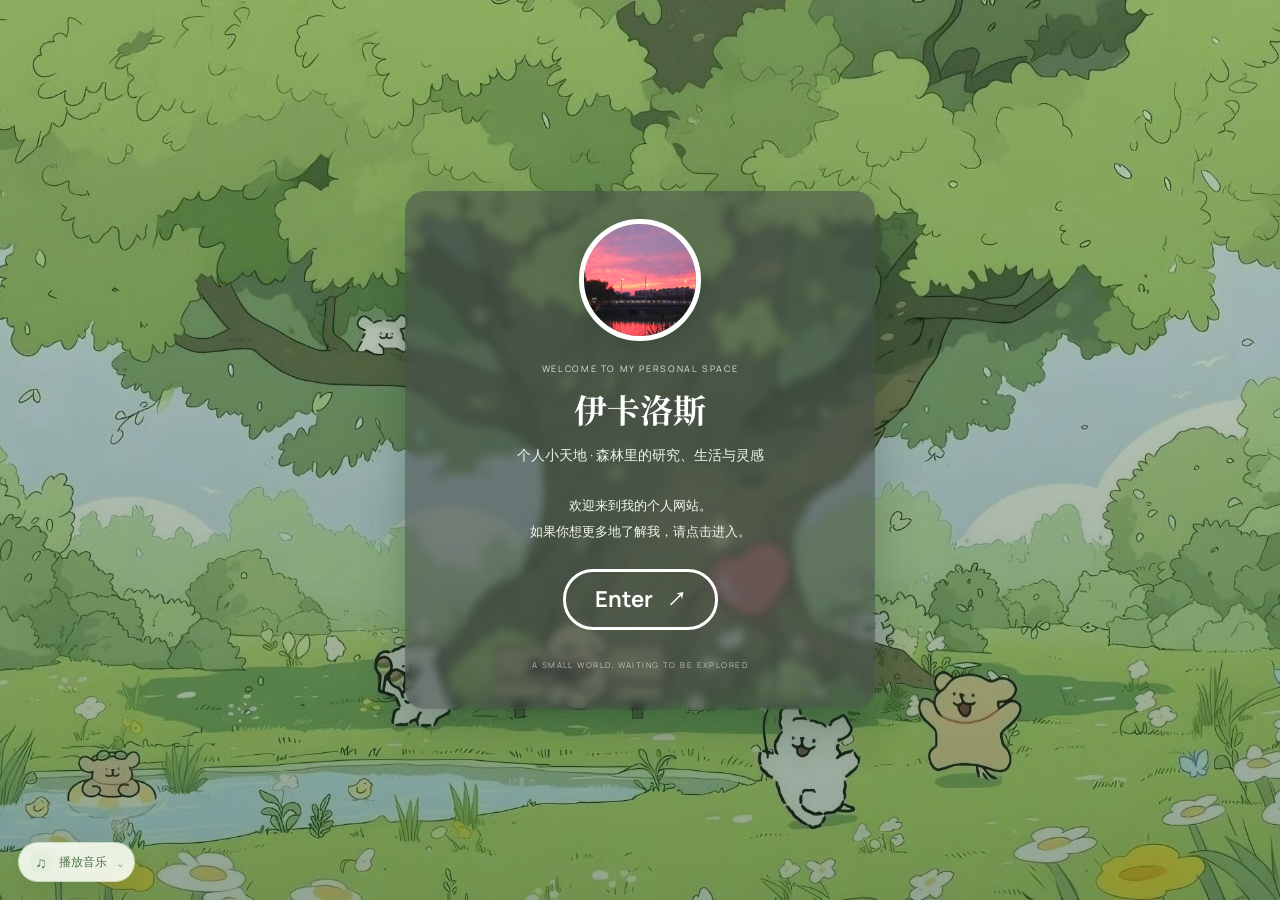
<file: index.html>
<!doctype html>
<html lang="zh-CN">
<head>
  <meta charset="utf-8">
  <meta name="viewport" content="width=device-width, initial-scale=1">
  <meta name="description" content="伊卡洛斯的个人网站进入页。">
  <title>进入我的小天地 · 伊卡洛斯</title>
  <link rel="preconnect" href="https://fonts.googleapis.com">
  <link rel="preconnect" href="https://fonts.gstatic.com" crossorigin>
  <link href="https://fonts.googleapis.com/css2?family=Noto+Serif+SC:wght@500;600;700&family=ZCOOL+XiaoWei&family=Manrope:wght@400;500;600;700&display=swap" rel="stylesheet">
  <link rel="stylesheet" href="styles.css">
</head>
<body>
  <section id="entry" class="entry-page" aria-label="网站进入页">
    <div class="entry-card">
      <div class="entry-avatar"><img src="avatar-sunset.jpg" alt="粉紫色晚霞下的河景"></div>
      <p class="entry-kicker">WELCOME TO MY PERSONAL SPACE</p>
      <h1>伊卡洛斯</h1>
      <p class="entry-subtitle">个人小天地 · 森林里的研究、生活与灵感</p>
      <p class="entry-copy">欢迎来到我的个人网站。<br>如果你想更多地了解我，请点击进入。</p>
      <a id="enter-site" class="entry-button" href="home.html">Enter <span>↗</span></a>
      <p class="entry-footnote">A SMALL WORLD, WAITING TO BE EXPLORED</p>
    </div>
  </section>
  <script src="script.js?v=20261123-2"></script>
</body>
</html>
</file>
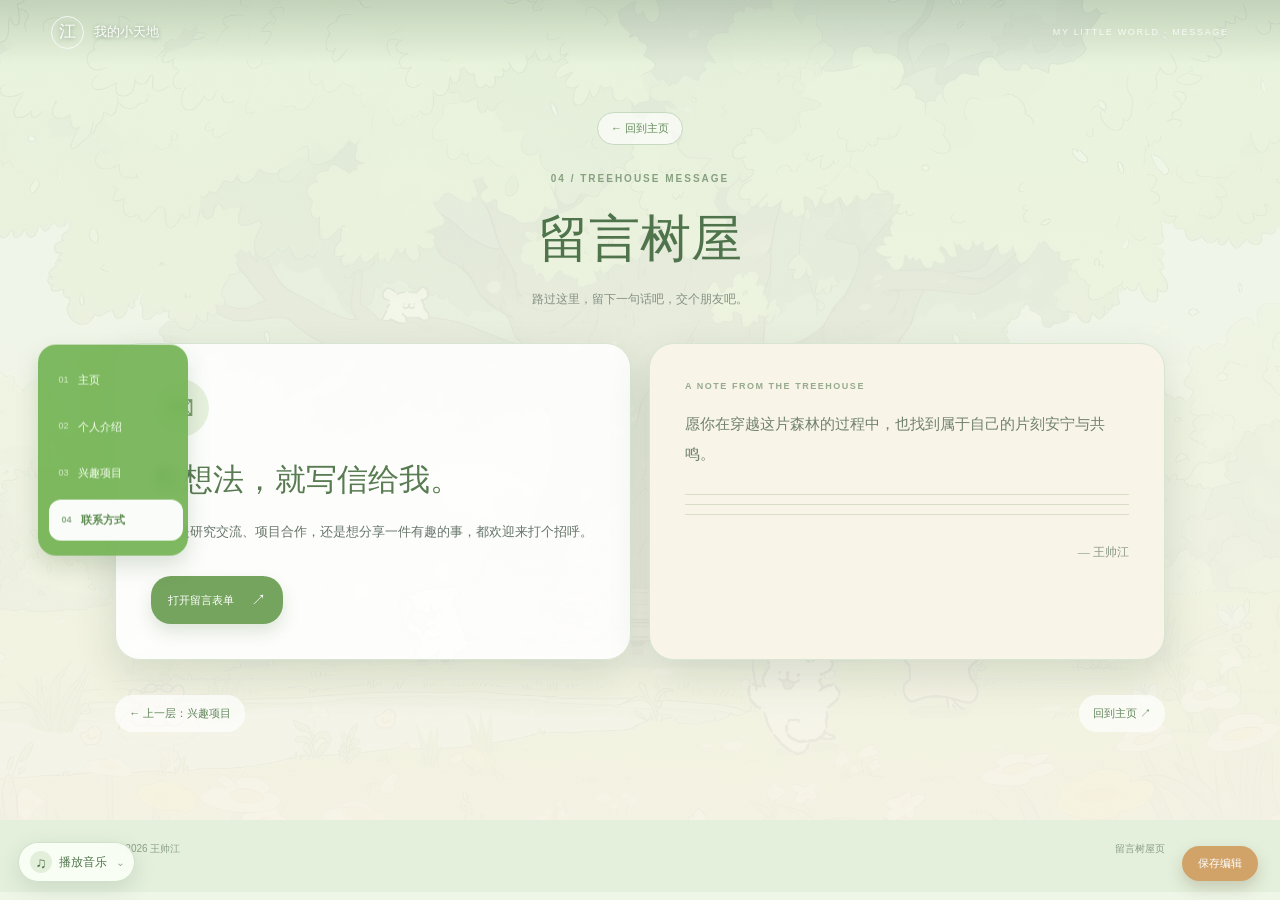
<file: contact.html>
<!doctype html>
<html lang="zh-CN">
<head><meta charset="utf-8"><meta name="viewport" content="width=device-width, initial-scale=1"><meta name="description" content="联系王帅江，进入留言树屋。"><title>留言树屋 · 王帅江</title><link rel="stylesheet" href="styles.css"></head>
<body class="subpage-body">
  <div class="site-frame"><header class="top-bar"><a class="site-title" href="home.html"><span class="seal">江</span><span>我的小天地</span></a><span class="top-note">MY LITTLE WORLD · MESSAGE</span><button class="mobile-menu" type="button" aria-expanded="false" aria-controls="side-nav">☰</button></header><aside id="side-nav" class="side-nav" aria-label="页面导航"><a href="home.html"><span>01</span>主页</a><a href="about.html"><span>02</span>个人介绍</a><a href="projects.html"><span>03</span>兴趣项目</a><a href="contact.html" class="active"><span>04</span>联系方式</a></aside>
    <main class="subpage-main"><div class="page-heading reveal visible"><a class="crumb" href="home.html">← 回到主页</a><p class="section-label">04 / TREEHOUSE MESSAGE</p><h1>留言树屋</h1><p>路过这里，留下一句话吧，交个朋友吧。</p></div><div class="contact-layout page-contact-layout reveal visible"><div class="contact-copy"><span class="mail-seal">✉</span><h3 contenteditable="true" data-editable="contact-title">有想法，就写信给我。</h3><p contenteditable="true" data-editable="contact-copy">无论是研究交流、项目合作，还是想分享一件有趣的事，都欢迎来打个招呼。</p><a class="form-button" href="https://wj.qq.com/s2/27887047/dl6x/" target="_blank" rel="noopener noreferrer">打开留言表单 <span>↗</span></a></div><div class="contact-note"><p class="tiny-label">A NOTE FROM THE TREEHOUSE</p><p contenteditable="true" data-editable="contact-note">愿你在穿越这片森林的过程中，也找到属于自己的片刻安宁与共鸣。</p><div class="note-lines"><span></span><span></span><span></span></div><p class="note-sign" contenteditable="true" data-editable="contact-sign">— 王帅江</p></div></div><div class="page-actions"><a href="projects.html">← 上一层：兴趣项目</a><a href="home.html">回到主页 ↗</a></div></main><footer class="site-footer"><span>© 2026 王帅江</span><span>留言树屋页</span></footer></div><button id="save-content" class="save-button" type="button">保存编辑</button><div id="save-toast" class="save-toast" role="status" aria-live="polite"></div><script src="script.js?v=20261123-2"></script>
</body></html>
</file>
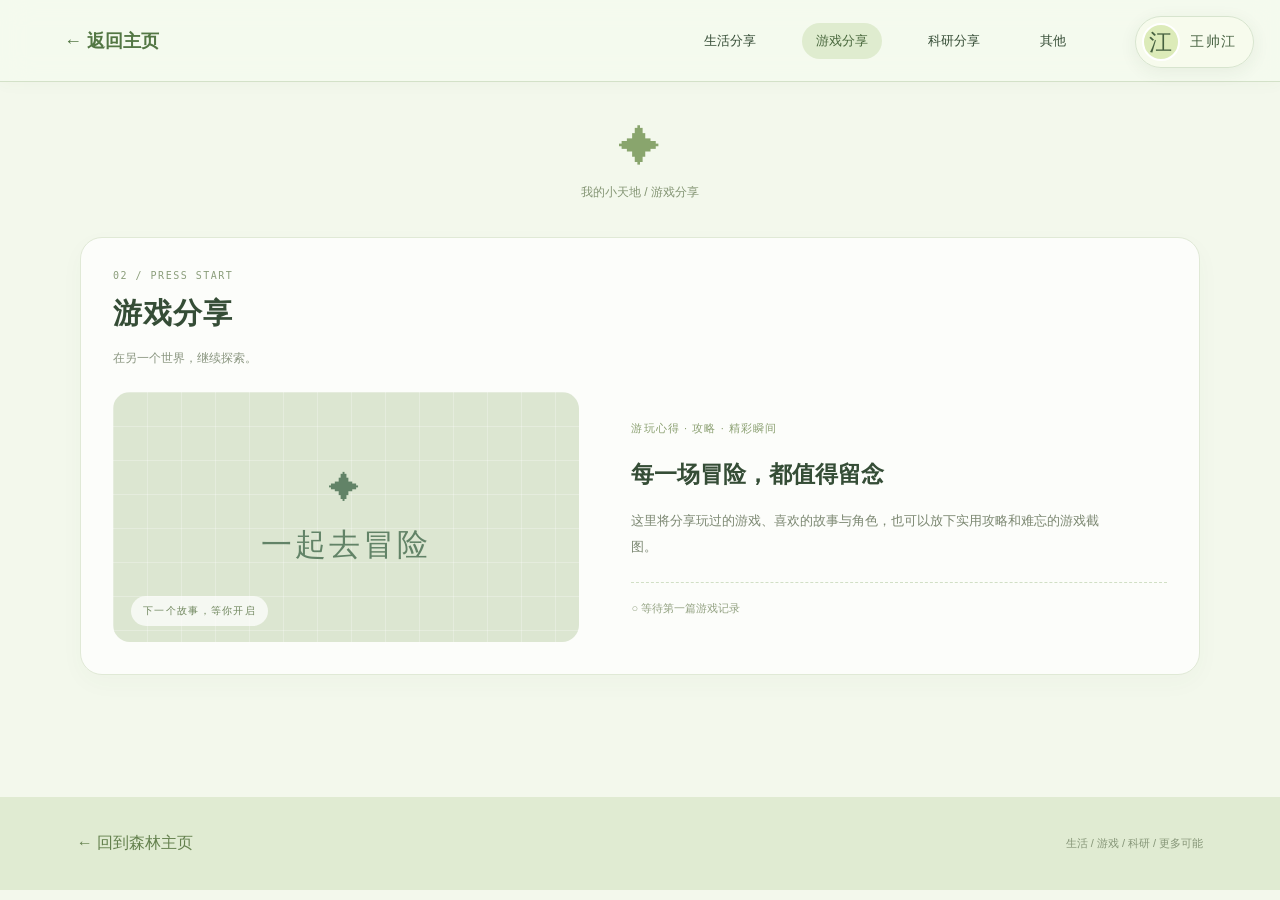
<file: games.html>
<!doctype html><html lang="zh-CN"><head><meta charset="UTF-8"><meta name="viewport" content="width=device-width, initial-scale=1"><title>游戏分享 · 我的小天地</title><link rel="stylesheet" href="local.css"></head><body class="detail-page"><a class="profile-badge" href="index.html" aria-label="王帅江的个人空间，返回主页"><span class="profile-avatar" aria-hidden="true">江</span><span class="profile-name">王帅江</span></a><header><a class="brand" href="index.html">← 返回主页</a><nav aria-label="分享板块"><a href="life.html">生活分享</a><a href="games.html" aria-current="page">游戏分享</a><a href="research.html">科研分享</a><a href="other.html">其他</a></nav></header><main><div class="detail-intro"><span aria-hidden="true">✦</span><p>我的小天地 / 游戏分享</p></div><section class="chapter games" id="games"><div class="heading"><p class="eyebrow">02 / PRESS START</p><h2>游戏分享</h2><p>在另一个世界，继续探索。</p></div><div class="content"><div class="art play" aria-hidden="true"><strong>✦<br>一起去冒险</strong><span>下一个故事，等你开启</span></div><div class="copy"><small>游玩心得 · 攻略 · 精彩瞬间</small><h3>每一场冒险，都值得留念</h3><p>这里将分享玩过的游戏、喜欢的故事与角色，也可以放下实用攻略和难忘的游戏截图。</p><div class="empty">○ 等待第一篇游戏记录</div></div></div></section></main><footer><a href="index.html">← 回到森林主页</a><p>生活 / 游戏 / 科研 / 更多可能</p></footer></body></html>
</file>
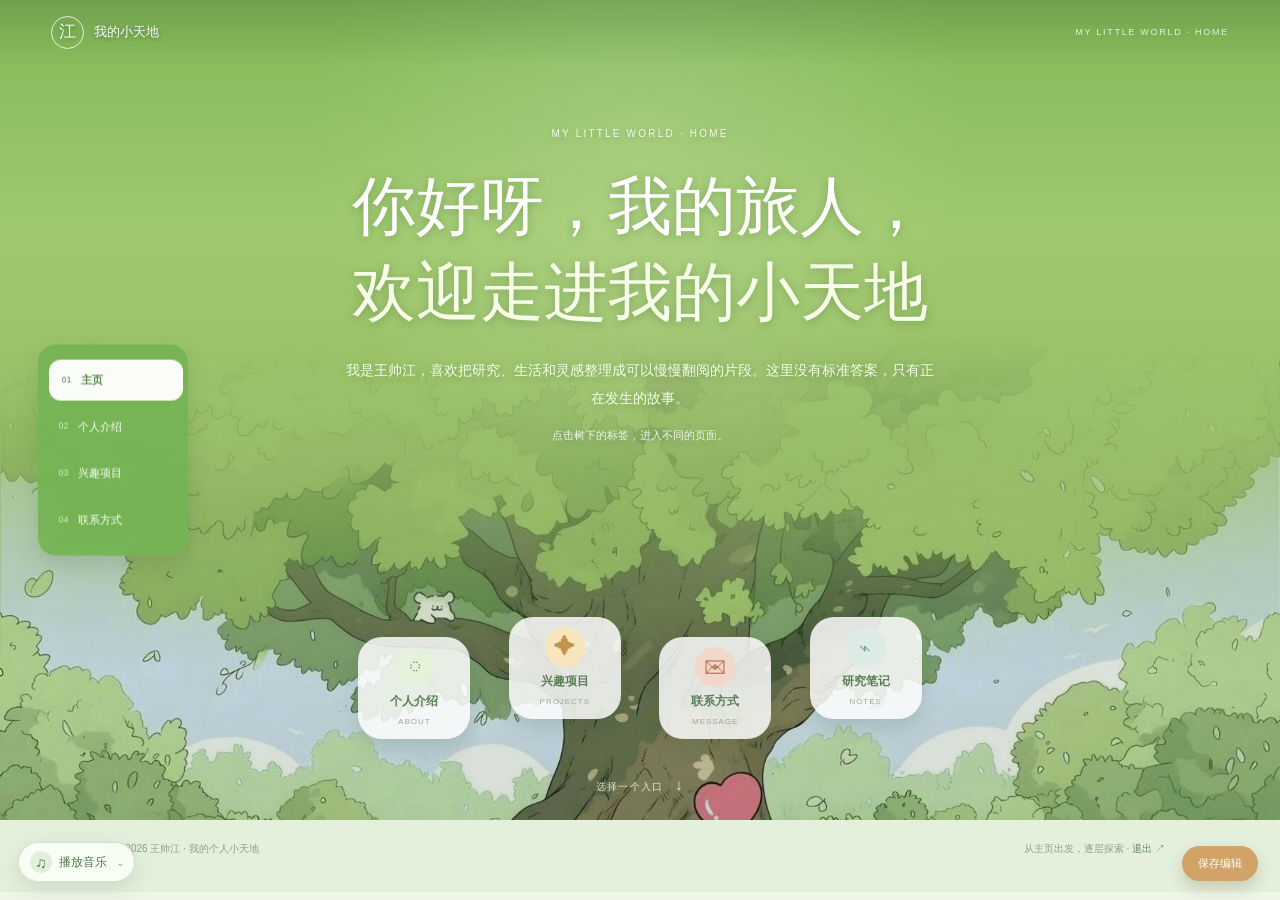
<file: home.html>
<!doctype html>
<html lang="zh-CN">
<head><meta charset="utf-8"><meta name="viewport" content="width=device-width, initial-scale=1"><meta name="description" content="王帅江的森林主页。"><title>我的主页 · 王帅江</title><link rel="stylesheet" href="styles.css"></head>
<body class="subpage-body">
  <div class="site-frame">
    <header class="top-bar"><a class="site-title" href="home.html"><span class="seal">江</span><span>我的小天地</span></a><span class="top-note">MY LITTLE WORLD · HOME</span><button class="mobile-menu" type="button" aria-expanded="false" aria-controls="side-nav">☰</button></header>
    <aside id="side-nav" class="side-nav" aria-label="页面导航"><a href="home.html" class="active"><span>01</span>主页</a><a href="about.html"><span>02</span>个人介绍</a><a href="projects.html"><span>03</span>兴趣项目</a><a href="contact.html"><span>04</span>联系方式</a></aside>
    <main><section class="cover page-cover"><div class="cover-copy reveal visible"><p class="cover-kicker">MY LITTLE WORLD · HOME</p><h1>你好呀，我的旅人，<br><em>欢迎走进我的小天地</em></h1><p class="cover-intro" contenteditable="true" data-editable="cover-intro">我是王帅江，喜欢把研究、生活和灵感整理成可以慢慢翻阅的片段。这里没有标准答案，只有正在发生的故事。</p><p class="cover-tip">点击树下的标签，进入不同的页面。</p></div><div class="portal-orbit page-portals"><a class="portal portal-about" href="about.html"><span class="portal-glyph">◌</span><strong>个人介绍</strong><small>ABOUT</small></a><a class="portal portal-projects" href="projects.html"><span class="portal-glyph">✦</span><strong>兴趣项目</strong><small>PROJECTS</small></a><a class="portal portal-contact" href="contact.html"><span class="portal-glyph">✉</span><strong>联系方式</strong><small>MESSAGE</small></a><a class="portal portal-notes" href="projects.html#research-project"><span class="portal-glyph">⌁</span><strong>研究笔记</strong><small>NOTES</small></a></div><div class="scroll-cue">选择一个入口 <span>↓</span></div></section></main>
    <footer class="site-footer"><span>© 2026 王帅江 · 我的个人小天地</span><span>从主页出发，逐层探索 · <a href="index.html">退出 ↗</a></span></footer>
  </div>
  <button id="save-content" class="save-button" type="button">保存编辑</button><div id="save-toast" class="save-toast" role="status" aria-live="polite"></div><script src="script.js?v=20261123-2"></script>
</body></html>
</file>
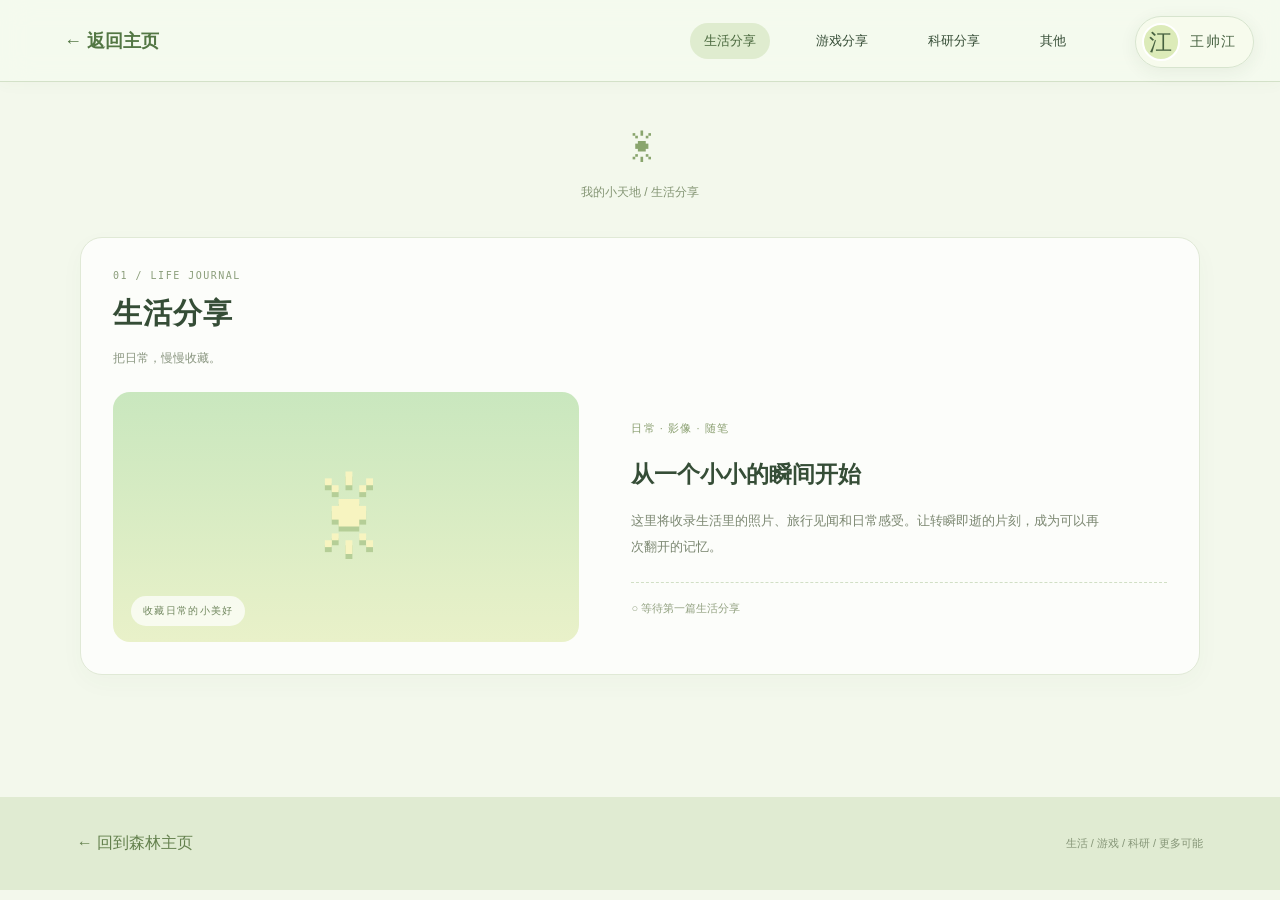
<file: life.html>
<!doctype html><html lang="zh-CN"><head><meta charset="UTF-8"><meta name="viewport" content="width=device-width, initial-scale=1"><title>生活分享 · 我的小天地</title><link rel="stylesheet" href="local.css"></head><body class="detail-page"><a class="profile-badge" href="index.html" aria-label="王帅江的个人空间，返回主页"><span class="profile-avatar" aria-hidden="true">江</span><span class="profile-name">王帅江</span></a><header><a class="brand" href="index.html">← 返回主页</a><nav aria-label="分享板块"><a href="life.html" aria-current="page">生活分享</a><a href="games.html">游戏分享</a><a href="research.html">科研分享</a><a href="other.html">其他</a></nav></header><main><div class="detail-intro"><span aria-hidden="true">☀</span><p>我的小天地 / 生活分享</p></div><section class="chapter" id="life"><div class="heading"><p class="eyebrow">01 / LIFE JOURNAL</p><h2>生活分享</h2><p>把日常，慢慢收藏。</p></div><div class="content"><div class="art life" aria-hidden="true"><strong>☀</strong><span>收藏日常的小美好</span></div><div class="copy"><small>日常 · 影像 · 随笔</small><h3>从一个小小的瞬间开始</h3><p>这里将收录生活里的照片、旅行见闻和日常感受。让转瞬即逝的片刻，成为可以再次翻开的记忆。</p><div class="empty">○ 等待第一篇生活分享</div></div></div></section></main><footer><a href="index.html">← 回到森林主页</a><p>生活 / 游戏 / 科研 / 更多可能</p></footer></body></html>
</file>
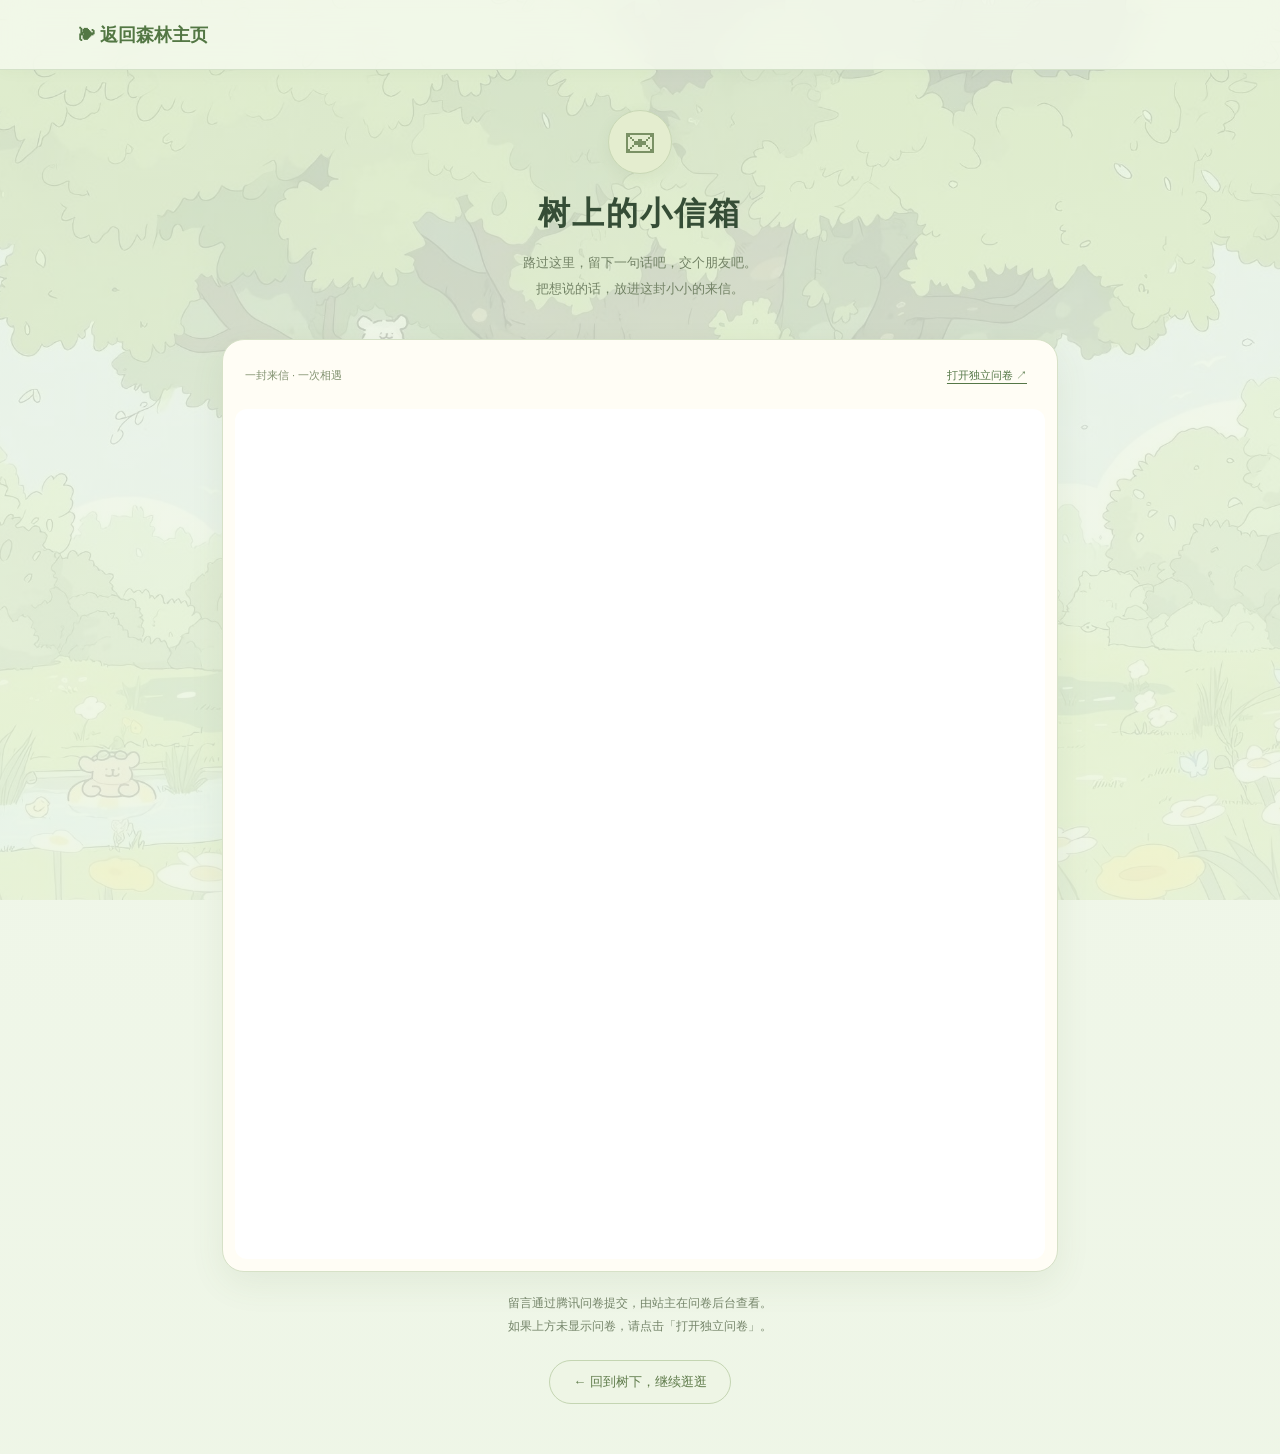
<file: messages.html>
<!doctype html>
<html lang="zh-CN">
<head><meta charset="UTF-8"><meta name="viewport" content="width=device-width,initial-scale=1"><title>树上的小信箱 · 我的小天地</title><link rel="stylesheet" href="local.css">
<style>
body.mailbox-page{background:linear-gradient(#edf5e5c9,#edf5e5ec),url('assets/forest.jpeg') center/cover fixed}
.mailbox-page header{background:#f5faeecf;padding:20px 6%;min-height:70px}
.mailbox-page main{max-width:880px;padding:28px 22px 50px}
.mail-intro{text-align:center;padding:12px 0 24px}.mail-seal{display:grid;place-items:center;width:64px;height:64px;margin:auto;border-radius:50%;background:#e4edcf;color:#7a9165;font-size:32px;border:1px solid #c9d8b5;box-shadow:0 4px 15px #58704312}
.mail-intro h1{font-size:32px;letter-spacing:.06em;line-height:1.5;margin:15px 0 12px}.mail-intro p{font-size:13px;line-height:2;color:#728265}
.survey-shell{background:#fffdf5;border:1px solid #d6e1c7;border-radius:22px;padding:12px;box-shadow:0 12px 35px #536c3e15;overflow:hidden}.survey-top{display:flex;align-items:center;justify-content:space-between;gap:12px;padding:8px 10px 18px;color:#81916f;font-size:11px}.survey-top a{color:#557747;text-decoration:underline;text-underline-offset:4px;padding:8px}
iframe{display:block;border:0;border-radius:12px;width:100%;height:850px;background:white}
.mail-note{text-align:center;font-size:12px;line-height:1.9;color:#75856a;margin:20px 0}.back-home{display:block;width:max-content;margin:22px auto 0;border:1px solid #c4d5b2;border-radius:24px;padding:12px 23px;background:#eef5e5;color:#617d4d;font-size:13px;transition:background .2s,transform .2s}.back-home:hover{background:#dfeccd}.back-home:active{transform:translateY(2px)}
@media(max-width:720px){.mailbox-page main{padding:18px 12px 30px}.mail-intro h1{font-size:27px}.survey-shell{padding:7px;border-radius:16px}.survey-top{padding:5px 6px 12px;font-size:10px}iframe{height:920px}.mail-intro p{font-size:12px}}
</style></head>
<body class="mailbox-page"><header><a class="brand" href="index.html">❧ 返回森林主页</a></header><main>
<div class="mail-intro"><span class="mail-seal" aria-hidden="true">✉</span><h1>树上的小信箱</h1><p>路过这里，留下一句话吧，交个朋友吧。<br>把想说的话，放进这封小小的来信。</p></div>
<section class="survey-shell" aria-label="留言问卷"><div class="survey-top"><span>一封来信 · 一次相遇</span><a href="https://wj.qq.com/s2/27887047/dl6x/" target="_blank" rel="noopener noreferrer">打开独立问卷 ↗</a></div><iframe src="https://wj.qq.com/s2/27887047/dl6x/" title="留言问卷：称谓、联系方式、留言" referrerpolicy="strict-origin-when-cross-origin"></iframe></section>
<p class="mail-note">留言通过腾讯问卷提交，由站主在问卷后台查看。<br>如果上方未显示问卷，请点击「打开独立问卷」。</p><a class="back-home" href="index.html">← 回到树下，继续逛逛</a>
</main></body></html>
</file>
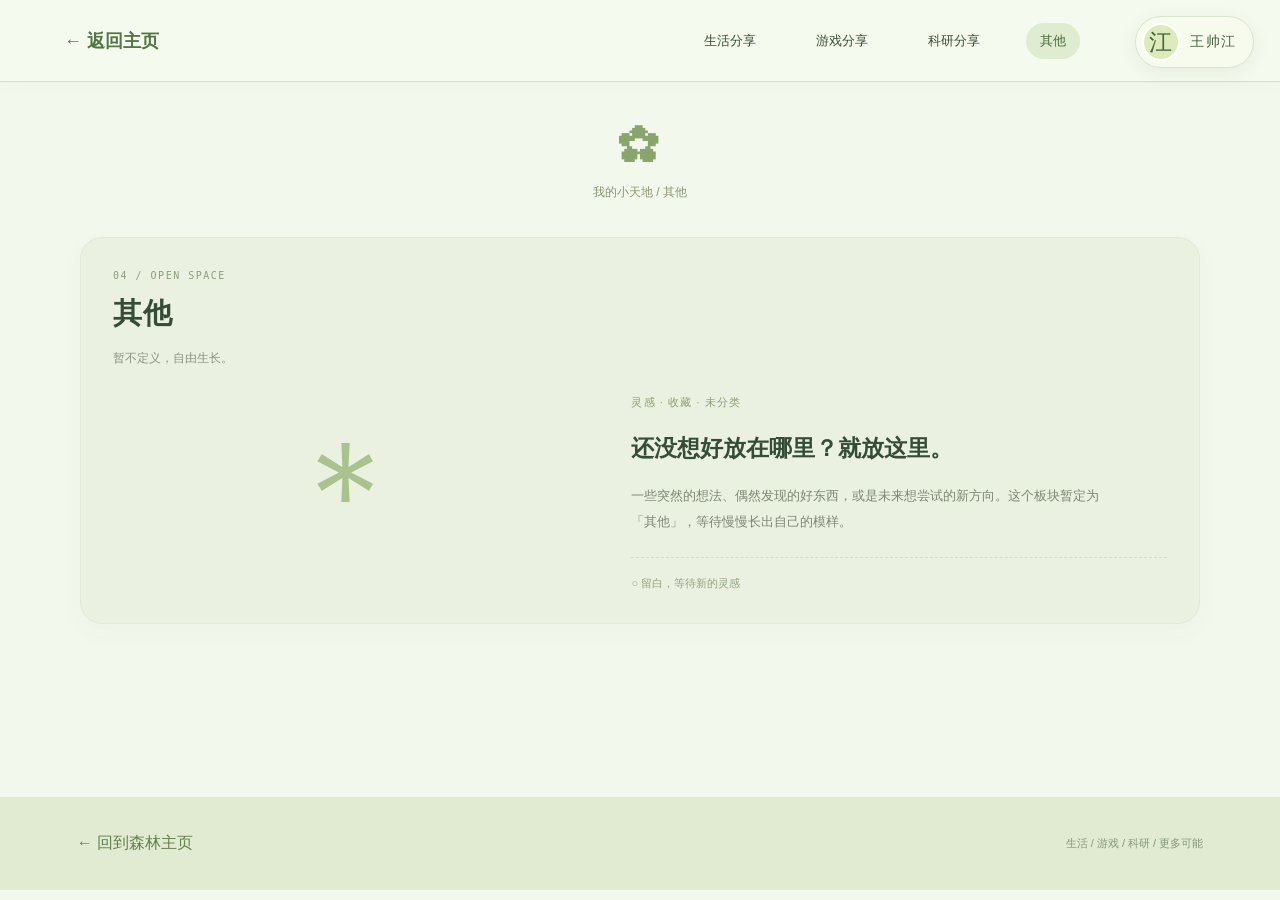
<file: other.html>
<!doctype html><html lang="zh-CN"><head><meta charset="UTF-8"><meta name="viewport" content="width=device-width, initial-scale=1"><title>其他 · 我的小天地</title><link rel="stylesheet" href="local.css"></head><body class="detail-page"><a class="profile-badge" href="index.html" aria-label="王帅江的个人空间，返回主页"><span class="profile-avatar" aria-hidden="true">江</span><span class="profile-name">王帅江</span></a><header><a class="brand" href="index.html">← 返回主页</a><nav aria-label="分享板块"><a href="life.html">生活分享</a><a href="games.html">游戏分享</a><a href="research.html">科研分享</a><a href="other.html" aria-current="page">其他</a></nav></header><main><div class="detail-intro"><span aria-hidden="true">✿</span><p>我的小天地 / 其他</p></div><section class="chapter other" id="other"><div class="heading"><p class="eyebrow">04 / OPEN SPACE</p><h2>其他</h2><p>暂不定义，自由生长。</p></div><div class="content"><div class="asterisk" aria-hidden="true">＊</div><div class="copy"><small>灵感 · 收藏 · 未分类</small><h3>还没想好放在哪里？就放这里。</h3><p>一些突然的想法、偶然发现的好东西，或是未来想尝试的新方向。这个板块暂定为「其他」，等待慢慢长出自己的模样。</p><div class="empty">○ 留白，等待新的灵感</div></div></div></section></main><footer><a href="index.html">← 回到森林主页</a><p>生活 / 游戏 / 科研 / 更多可能</p></footer></body></html>
</file>
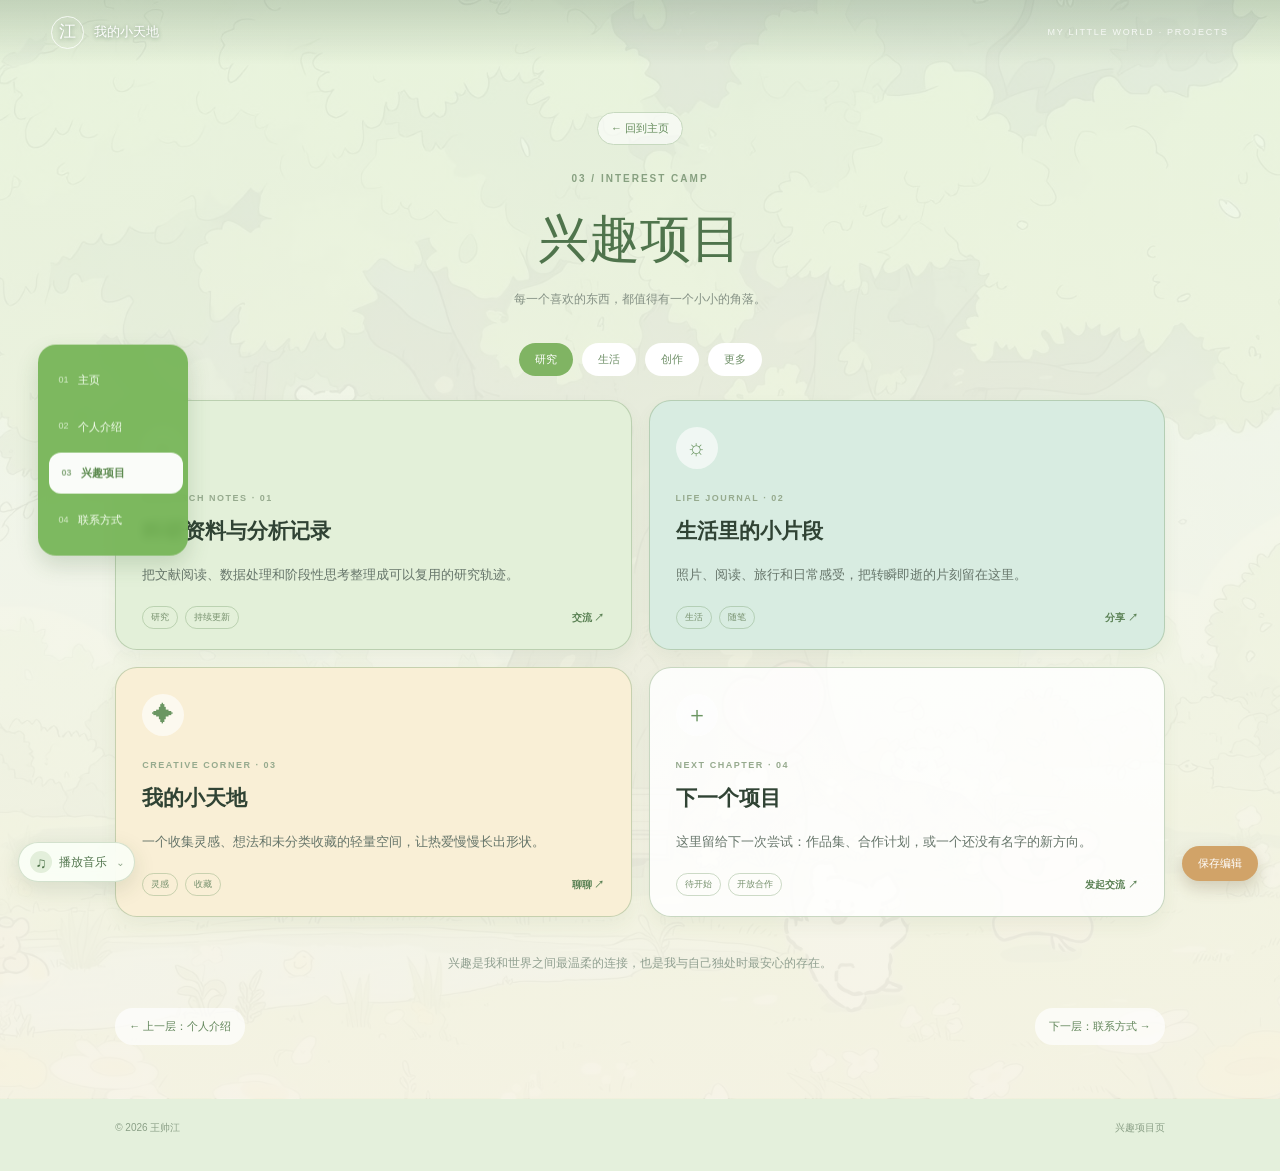
<file: projects.html>
<!doctype html>
<html lang="zh-CN">
<head><meta charset="utf-8"><meta name="viewport" content="width=device-width, initial-scale=1"><meta name="description" content="王帅江的兴趣与项目。"><title>兴趣项目 · 王帅江</title><link rel="stylesheet" href="styles.css"></head>
<body class="subpage-body">
  <div class="site-frame"><header class="top-bar"><a class="site-title" href="home.html"><span class="seal">江</span><span>我的小天地</span></a><span class="top-note">MY LITTLE WORLD · PROJECTS</span><button class="mobile-menu" type="button" aria-expanded="false" aria-controls="side-nav">☰</button></header><aside id="side-nav" class="side-nav" aria-label="页面导航"><a href="home.html"><span>01</span>主页</a><a href="about.html"><span>02</span>个人介绍</a><a href="projects.html" class="active"><span>03</span>兴趣项目</a><a href="contact.html"><span>04</span>联系方式</a></aside>
    <main class="subpage-main"><div class="page-heading reveal visible"><a class="crumb" href="home.html">← 回到主页</a><p class="section-label">03 / INTEREST CAMP</p><h1>兴趣项目</h1><p>每一个喜欢的东西，都值得有一个小小的角落。</p></div><div class="project-nav"><a href="#research-project" class="selected">研究</a><a href="#life-project">生活</a><a href="#creative-project">创作</a><a href="#next-project">更多</a></div><div class="project-grid page-project-grid"><article id="research-project" class="interest-card green-card reveal visible"><div class="card-icon">⌁</div><p class="tiny-label">RESEARCH NOTES · 01</p><h3 contenteditable="true" data-editable="project-1-title">科研资料与分析记录</h3><p contenteditable="true" data-editable="project-1-body">把文献阅读、数据处理和阶段性思考整理成可以复用的研究轨迹。</p><div class="card-footer"><span>研究</span><span>持续更新</span><a href="contact.html">交流 ↗</a></div></article><article id="life-project" class="interest-card mint-card reveal visible"><div class="card-icon">☼</div><p class="tiny-label">LIFE JOURNAL · 02</p><h3 contenteditable="true" data-editable="project-2-title">生活里的小片段</h3><p contenteditable="true" data-editable="project-2-body">照片、阅读、旅行和日常感受，把转瞬即逝的片刻留在这里。</p><div class="card-footer"><span>生活</span><span>随笔</span><a href="contact.html">分享 ↗</a></div></article><article id="creative-project" class="interest-card cream-card reveal visible"><div class="card-icon">✦</div><p class="tiny-label">CREATIVE CORNER · 03</p><h3 contenteditable="true" data-editable="project-3-title">我的小天地</h3><p contenteditable="true" data-editable="project-3-body">一个收集灵感、想法和未分类收藏的轻量空间，让热爱慢慢长出形状。</p><div class="card-footer"><span>灵感</span><span>收藏</span><a href="contact.html">聊聊 ↗</a></div></article><article id="next-project" class="interest-card white-card reveal visible"><div class="card-icon">＋</div><p class="tiny-label">NEXT CHAPTER · 04</p><h3 contenteditable="true" data-editable="project-4-title">下一个项目</h3><p contenteditable="true" data-editable="project-4-body">这里留给下一次尝试：作品集、合作计划，或一个还没有名字的新方向。</p><div class="card-footer"><span>待开始</span><span>开放合作</span><a href="contact.html">发起交流 ↗</a></div></article></div><p class="section-quote">兴趣是我和世界之间最温柔的连接，也是我与自己独处时最安心的存在。</p><div class="page-actions"><a href="about.html">← 上一层：个人介绍</a><a href="contact.html">下一层：联系方式 →</a></div></main><footer class="site-footer"><span>© 2026 王帅江</span><span>兴趣项目页</span></footer></div><button id="save-content" class="save-button" type="button">保存编辑</button><div id="save-toast" class="save-toast" role="status" aria-live="polite"></div><script src="script.js?v=20261123-2"></script>
</body></html>
</file>
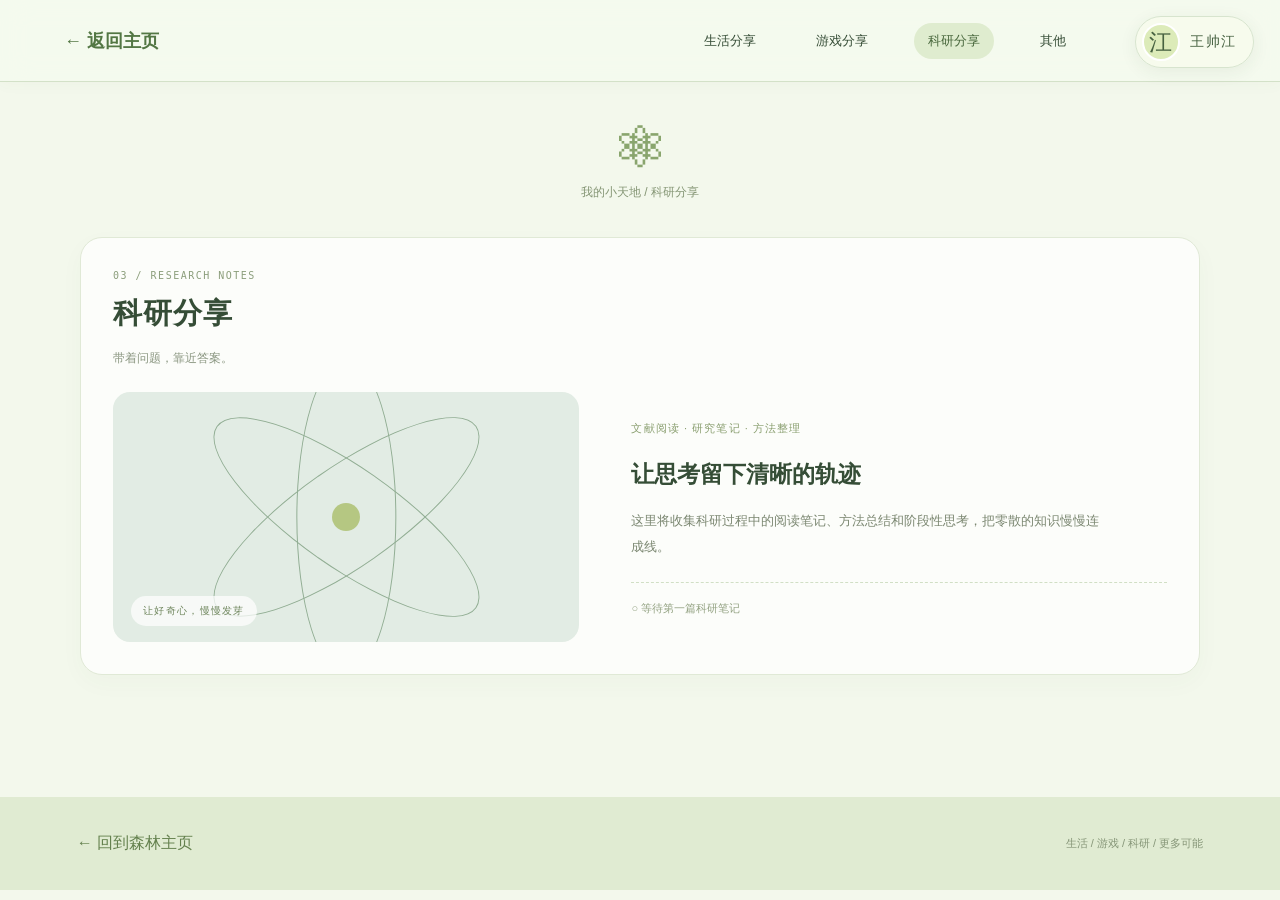
<file: research.html>
<!doctype html><html lang="zh-CN"><head><meta charset="UTF-8"><meta name="viewport" content="width=device-width, initial-scale=1"><title>科研分享 · 我的小天地</title><link rel="stylesheet" href="local.css"></head><body class="detail-page"><a class="profile-badge" href="index.html" aria-label="王帅江的个人空间，返回主页"><span class="profile-avatar" aria-hidden="true">江</span><span class="profile-name">王帅江</span></a><header><a class="brand" href="index.html">← 返回主页</a><nav aria-label="分享板块"><a href="life.html">生活分享</a><a href="games.html">游戏分享</a><a href="research.html" aria-current="page">科研分享</a><a href="other.html">其他</a></nav></header><main><div class="detail-intro"><span aria-hidden="true">⚛</span><p>我的小天地 / 科研分享</p></div><section class="chapter" id="research"><div class="heading"><p class="eyebrow">03 / RESEARCH NOTES</p><h2>科研分享</h2><p>带着问题，靠近答案。</p></div><div class="content"><div class="art science" aria-hidden="true"><i></i><i></i><i></i><b></b><span>让好奇心，慢慢发芽</span></div><div class="copy"><small>文献阅读 · 研究笔记 · 方法整理</small><h3>让思考留下清晰的轨迹</h3><p>这里将收集科研过程中的阅读笔记、方法总结和阶段性思考，把零散的知识慢慢连成线。</p><div class="empty">○ 等待第一篇科研笔记</div></div></div></section></main><footer><a href="index.html">← 回到森林主页</a><p>生活 / 游戏 / 科研 / 更多可能</p></footer></body></html>
</file>
<file: styles.css>
:root{--ink:#304334;--muted:#66756a;--green:#83b45f;--deep:#557c49;--light:#eff8e8;--paper:#fffdf5;--line:#cbdcbd;--cream:#f7f1df;--shadow:0 16px 40px rgba(41,72,44,.15)}
*{box-sizing:border-box}html{scroll-behavior:smooth}body{margin:0;background:#dcebd5;color:var(--ink);font-family:Manrope,"Noto Sans SC",sans-serif;line-height:1.7}a{color:inherit;text-decoration:none}.site-frame{max-width:1600px;margin:0 auto;min-height:100vh;background:#eef6e8;overflow:hidden}.top-bar{position:fixed;z-index:50;top:0;left:50%;width:min(1600px,100%);transform:translateX(-50%);display:flex;align-items:center;justify-content:space-between;padding:16px clamp(18px,4vw,58px);background:linear-gradient(180deg,rgba(28,65,35,.18),transparent);color:#fff}.site-title{display:flex;align-items:center;gap:10px;font-family:"Noto Serif SC",serif;font-size:14px;text-shadow:0 1px 4px rgba(26,67,36,.45)}.seal{display:grid;place-items:center;width:33px;height:33px;border:1px solid rgba(255,255,255,.78);border-radius:50%;font-size:17px}.top-note{font-size:9px;letter-spacing:.19em;opacity:.8}.mobile-menu{display:none;border:0;background:rgba(255,255,255,.2);color:#fff;border-radius:20px;padding:6px 11px}.side-nav{position:fixed;z-index:60;left:clamp(14px,3vw,50px);top:50%;transform:translateY(-50%);width:150px;padding:9px 8px;background:rgba(116,180,84,.92);border-radius:18px;box-shadow:0 10px 22px rgba(50,92,43,.18);backdrop-filter:blur(4px)}.side-nav a{display:flex;align-items:center;gap:10px;margin:6px 0;padding:11px 12px;border-radius:12px;color:#f7fff2;font-size:12px;transition:.2s}.side-nav a span{font-size:9px;opacity:.72}.side-nav a:hover,.side-nav a.active{background:rgba(255,255,255,.96);color:#5c8a4f;transform:translateX(3px);font-weight:700}.section-anchor{scroll-margin-top:80px}.cover{position:relative;min-height:max(720px,100vh);display:flex;align-items:flex-start;justify-content:center;padding:clamp(90px,10vw,150px) 22px 90px;color:#fff;text-align:center;background-image:linear-gradient(180deg,rgba(125,181,82,.86) 0%,rgba(151,200,106,.47) 28%,rgba(77,115,61,.18) 65%,rgba(44,76,46,.18) 100%),url("forest-home.jpg");background-size:cover;background-position:center top;isolation:isolate}.cover:after{content:"";position:absolute;inset:0;background:radial-gradient(circle at 50% 18%,rgba(255,255,255,.16),transparent 36%);pointer-events:none}.cover-copy{position:relative;z-index:2;max-width:770px;text-shadow:0 2px 8px rgba(35,72,35,.27)}.cover-kicker{font-size:10px;letter-spacing:.22em;margin:0 0 22px;opacity:.85}.cover h1{font-family:"ZCOOL XiaoWei","Noto Serif SC",serif;font-weight:400;line-height:1.34;font-size:clamp(34px,5vw,68px);margin:0 0 20px}.cover h1 em{font-style:normal;color:#f8ffe9}.cover-intro{max-width:590px;margin:0 auto;color:#f4ffe9;font-size:14px;line-height:2;outline:0}.cover-tip{margin:14px 0 24px;font-size:11px;opacity:.86}.enter-button{display:inline-flex;align-items:center;gap:18px;padding:11px 20px;border-radius:22px;color:#527b47;background:#fbfff0;font-size:12px;font-weight:700;text-shadow:none;box-shadow:0 8px 16px rgba(52,80,40,.16);transition:.2s}.enter-button:hover{transform:translateY(-3px)}.enter-button span{font-size:16px}.portal-orbit{position:absolute;z-index:3;left:50%;bottom:clamp(70px,10vh,120px);transform:translateX(-50%);display:flex;align-items:flex-end;justify-content:center;gap:clamp(12px,3vw,44px);width:min(760px,90%)}.portal{width:112px;min-height:102px;display:flex;flex-direction:column;align-items:center;justify-content:center;gap:4px;border-radius:24px;background:rgba(255,255,255,.83);color:#5c7e57;box-shadow:0 9px 18px rgba(48,77,44,.13);transition:transform .25s,background .25s}.portal:nth-child(2),.portal:nth-child(4){transform:translateY(-20px)}.portal:hover{transform:translateY(-8px) scale(1.06);background:#fff}.portal:nth-child(2):hover,.portal:nth-child(4):hover{transform:translateY(-28px) scale(1.06)}.portal-glyph{display:grid;place-items:center;width:40px;height:40px;border-radius:50%;font-size:22px;color:#6b9560;background:#e5f1da}.portal strong{font-size:12px}.portal small{font-size:8px;letter-spacing:.12em;color:#9aaa94}.portal-projects .portal-glyph{background:#f7e5bd;color:#c3944e}.portal-contact .portal-glyph{background:#f1d8ca;color:#bf8065}.portal-notes .portal-glyph{background:#dcebe5;color:#6c9b85}.scroll-cue{position:absolute;bottom:22px;left:50%;transform:translateX(-50%);font-size:10px;letter-spacing:.13em;opacity:.8}.scroll-cue span{font-size:16px;margin-left:7px}.content-section{position:relative;padding:110px clamp(20px,9vw,150px);background:linear-gradient(180deg,#f4faee,#f7f4e8)}.about-section{background-image:linear-gradient(rgba(241,249,234,.94),rgba(247,244,232,.96)),url("forest.jpeg");background-size:cover;background-position:center}.projects-section{background:#edf6e7}.contact-section{background-image:linear-gradient(rgba(232,245,225,.88),rgba(239,247,232,.94)),url("forest.jpeg");background-size:cover;background-position:center}.section-intro{text-align:center;margin:0 auto 37px}.section-label{margin:0 0 8px;color:#87a080;font-size:10px;letter-spacing:.2em;font-weight:700}.section-intro h2{font-family:"ZCOOL XiaoWei","Noto Serif SC",serif;font-weight:400;color:#4f744c;font-size:clamp(35px,4vw,54px);margin:0;letter-spacing:.03em}.section-intro>p:last-child{margin:7px 0 0;color:#849084;font-size:12px}.paper-card{max-width:1020px;margin:0 auto;display:grid;grid-template-columns:150px minmax(0,1.3fr) minmax(0,.8fr);gap:28px;align-items:center;padding:35px;background:rgba(255,255,255,.88);border:1px solid #dae6d2;border-radius:25px;box-shadow:var(--shadow)}.about-avatar{position:relative;width:134px;height:155px;display:grid;place-items:center;border-radius:52% 48% 46% 54%;background:linear-gradient(145deg,#b9d6a7,#e8efd9);color:#628c5c;font-family:"ZCOOL XiaoWei","Noto Serif SC",serif;font-size:52px;box-shadow:inset 0 0 0 10px rgba(255,255,255,.37)}.about-avatar i{position:absolute;right:-7px;bottom:8px;font-style:normal;font-size:26px;color:#d6a35d;transform:rotate(12deg)}.tiny-label{margin:0 0 8px;color:#96aa8e;font-size:9px;letter-spacing:.17em;font-weight:700}.about-copy h3,.interest-card h3{font-family:"Noto Serif SC",serif;font-size:24px;margin:0 0 11px;outline:0}.about-copy>p:not(.tiny-label),.interest-card>p:not(.tiny-label){font-size:13px;color:var(--muted);line-height:1.9;outline:0}.about-tags{display:flex;gap:7px;margin-top:16px}.about-tags span{padding:4px 10px;border:1px solid #c5d8bc;border-radius:15px;color:#6d8f66;font-size:10px;outline:0}.about-meta{border-left:1px solid #d8e4d2;padding-left:25px}.about-meta div{display:flex;flex-direction:column;gap:2px;padding:11px 0;border-bottom:1px solid #e3eadf}.about-meta span{font-size:10px;color:#9aa898}.about-meta strong{font-size:12px;outline:0}.section-quote{max-width:720px;margin:36px auto 0;text-align:center;color:#91a091;font-size:12px;font-family:"Noto Serif SC",serif}.project-nav{display:flex;justify-content:center;gap:9px;margin:0 auto 24px}.project-nav a{padding:7px 16px;border-radius:18px;background:#fff;color:#71916a;font-size:11px;transition:.2s}.project-nav a:hover,.project-nav a.selected{background:#80b463;color:#fff}.project-grid{max-width:1060px;margin:0 auto;display:grid;grid-template-columns:repeat(2,minmax(0,1fr));gap:17px}.interest-card{position:relative;min-height:250px;padding:26px;border-radius:22px;overflow:hidden;border:1px solid rgba(147,178,135,.5);box-shadow:0 8px 18px rgba(60,94,52,.06);transition:transform .22s,box-shadow .22s}.interest-card:hover{transform:translateY(-5px);box-shadow:0 16px 28px rgba(60,94,52,.13)}.green-card{background:#e3f0d9}.mint-card{background:#d8ece1}.cream-card{background:#f9efd6}.white-card{background:rgba(255,255,255,.84)}.card-icon{display:grid;place-items:center;width:42px;height:42px;border-radius:50%;background:rgba(255,255,255,.62);color:#6b9662;font-size:22px;margin-bottom:22px}.interest-card h3{font-size:21px}.interest-card>p:not(.tiny-label){max-width:430px}.card-footer{position:absolute;bottom:20px;left:26px;right:26px;display:flex;align-items:center;gap:7px}.card-footer span{padding:3px 8px;border:1px solid rgba(112,151,102,.35);border-radius:14px;color:#77916e;font-size:9px}.card-footer a{margin-left:auto;color:#5a8154;font-size:10px;font-weight:700}.contact-layout{max-width:1050px;margin:0 auto;display:grid;grid-template-columns:1fr 1fr;gap:18px}.contact-copy,.contact-note{min-height:290px;padding:35px;border-radius:25px;background:rgba(255,255,255,.88);border:1px solid #d7e5d1;box-shadow:var(--shadow)}.mail-seal{display:grid;place-items:center;width:58px;height:58px;border-radius:50%;background:#e6f1dd;color:#7a9c6d;font-size:27px;margin-bottom:17px}.contact-copy h3{font-family:"ZCOOL XiaoWei","Noto Serif SC",serif;color:#587b51;font-size:31px;font-weight:400;margin:0 0 9px;outline:0}.contact-copy p:not(.tiny-label){color:var(--muted);font-size:13px;line-height:1.9;outline:0}.form-button{display:inline-flex;align-items:center;gap:17px;margin-top:19px;padding:11px 17px;border-radius:20px;background:#75a45f;color:#fff;font-size:11px;box-shadow:0 8px 16px rgba(83,125,72,.18)}.form-button span{font-size:15px}.contact-note{background:#f8f5e8}.contact-note>p:not(.tiny-label){color:#71816f;font-family:"Noto Serif SC",serif;line-height:2;font-size:15px;outline:0}.note-lines{display:grid;gap:9px;margin:25px 0}.note-lines span{display:block;width:100%;height:1px;background:#d9dfc7}.note-sign{text-align:right;color:#8b9a83!important;font-size:12px!important}.site-footer{display:flex;justify-content:space-between;gap:20px;padding:27px clamp(20px,9vw,150px) 35px;background:#e4f0dc;color:#8ba087;font-size:10px}.site-footer a{color:#63845b}.save-button{position:fixed;z-index:80;right:22px;bottom:19px;border:0;border-radius:22px;padding:10px 16px;background:#d1a368;color:#fff;font-size:11px;box-shadow:0 7px 16px rgba(101,77,43,.23);cursor:pointer;transition:transform .2s}.save-button:hover{transform:translateY(-2px)}.save-toast{position:fixed;z-index:80;right:22px;bottom:68px;background:#284532;color:#fff;border-radius:11px;padding:9px 13px;font-size:11px;opacity:0;transform:translateY(8px);pointer-events:none;transition:.25s}.save-toast.show{opacity:1;transform:translateY(0)}.reveal{opacity:0;transform:translateY(14px);transition:opacity .7s ease,transform .7s ease}.reveal.visible{opacity:1;transform:none}
.entry-page{min-height:100vh;display:flex;align-items:center;justify-content:center;padding:42px 20px;background:linear-gradient(180deg,rgba(71,104,55,.28),rgba(27,63,37,.47)),url("forest.jpeg") center/cover fixed;color:#fff}.entry-card{width:min(470px,100%);padding:82px 34px 38px;text-align:center;border-radius:20px;background:rgba(67,75,74,.55);box-shadow:0 18px 45px rgba(19,48,28,.28);backdrop-filter:blur(4px);animation:entry-rise .9s ease both}.entry-avatar{width:122px;height:122px;margin:-54px auto 20px;display:grid;place-items:center;overflow:hidden;border:5px solid #fff;border-radius:50%;background:linear-gradient(145deg,#d2e8be,#759b69);box-shadow:0 6px 18px rgba(23,51,29,.23)}.entry-avatar img{width:100%;height:100%;display:block;object-fit:cover;object-position:center 58%}.entry-kicker{font-size:9px;letter-spacing:.18em;opacity:.82;margin:0 0 12px}.entry-card h1{font-family:"Noto Serif SC",serif;font-size:33px;line-height:1.3;margin:0 0 12px}.entry-subtitle{font-size:14px;margin:0 0 25px;color:#f1f7ea}.entry-copy{width:82%;margin:0 auto;color:#f4f7f0;font-size:13px;line-height:2}.entry-button{display:inline-flex;align-items:center;gap:14px;margin-top:25px;padding:9px 29px;border:3px solid #fff;border-radius:30px;background:transparent;color:#fff;font-size:22px;font-weight:700;cursor:pointer;transition:.25s}.entry-button:hover{background:#fff;color:#82b362;transform:scale(1.05)}.entry-button span{font-size:19px}.entry-footnote{margin:28px 0 0;font-size:8px;letter-spacing:.18em;opacity:.62}@keyframes entry-rise{from{opacity:0;transform:translateY(18px)}to{opacity:1;transform:none}}body:not(.entered) .site-frame,body:not(.entered) .save-button,body:not(.entered) .save-toast{display:none}body.entered .entry-page{display:none}
@media(max-width:900px){.top-note{display:none}.side-nav{width:calc(100% - 28px);left:14px;top:70px;transform:none;display:none;flex-direction:row;justify-content:space-between;padding:6px;border-radius:14px}.side-nav.open{display:flex}.side-nav a{flex:1;justify-content:center;flex-direction:column;gap:0;margin:0;padding:7px 3px;font-size:10px}.side-nav a span{font-size:8px}.mobile-menu{display:block}.paper-card{grid-template-columns:110px minmax(0,1fr)}.about-avatar{width:105px;height:122px;font-size:41px}.about-meta{grid-column:1/-1;border-left:0;border-top:1px solid #d8e4d2;padding:18px 0 0;display:grid;grid-template-columns:repeat(3,1fr);gap:12px}.about-meta div{border:0;padding:0}.contact-layout{grid-template-columns:1fr}.portal-orbit{gap:10px}.portal{width:96px;min-height:93px}}
@media(max-width:560px){.cover{min-height:760px;padding-top:105px;background-position:center top}.cover h1{font-size:34px}.cover-intro{font-size:13px}.portal-orbit{bottom:74px;display:grid;grid-template-columns:repeat(2,1fr);width:230px;gap:10px 18px}.portal,.portal:nth-child(2),.portal:nth-child(4){width:105px;min-height:88px;transform:none}.portal:hover,.portal:nth-child(2):hover,.portal:nth-child(4):hover{transform:scale(1.04)}.content-section{padding:78px 16px}.paper-card{display:block;padding:24px}.about-avatar{margin:0 auto 20px}.about-meta{display:block;margin-top:22px}.about-meta div{padding:9px 0;border-bottom:1px solid #e3eadf}.project-nav{flex-wrap:wrap}.project-grid{grid-template-columns:1fr}.interest-card{min-height:230px}.contact-copy,.contact-note{padding:25px;min-height:0}.contact-copy h3{font-size:28px}.site-footer{flex-direction:column;gap:7px}.save-button{right:14px;bottom:14px}}

/* ��ҳ��㼶����ҳ��ǩ��ת������ҳ�棬������ͬҳ���� */
body.subpage-body .site-frame,body.subpage-body .save-button,body.subpage-body .save-toast{display:block}.subpage-body{background:#e4f0dc}.subpage-body .site-frame{min-height:100vh}.subpage-main{min-height:calc(100vh - 80px);padding:112px clamp(20px,9vw,150px) 54px;background-image:linear-gradient(rgba(239,248,232,.9),rgba(246,243,231,.96)),url("forest.jpeg");background-size:cover;background-position:center}.subpage-body .site-footer{position:relative}.page-heading{text-align:center;margin:0 auto 34px}.crumb{display:inline-block;margin-bottom:25px;padding:6px 13px;border:1px solid #c7d9bf;border-radius:18px;background:rgba(255,255,255,.62);color:#668d5d;font-size:11px;transition:.2s}.crumb:hover{background:#fff;transform:translateX(-3px)}.page-heading h1{font-family:"ZCOOL XiaoWei","Noto Serif SC",serif;font-weight:400;color:#4f744c;font-size:clamp(36px,4vw,56px);margin:0}.page-heading>p:last-child{margin:7px 0 0;color:#849084;font-size:12px}.page-card{max-width:1020px}.page-project-grid{max-width:1060px}.page-contact-layout{max-width:1050px}.page-actions{max-width:1050px;margin:35px auto 0;display:flex;justify-content:space-between;gap:15px}.page-actions a{padding:9px 14px;border-radius:18px;background:rgba(255,255,255,.7);color:#62865b;font-size:11px;transition:.2s}.page-actions a:hover{background:#fff;transform:translateY(-2px)}.page-cover{min-height:calc(100vh - 80px);padding-top:125px}.page-portals{bottom:clamp(62px,9vh,105px)}.subpage-body .reveal{opacity:1;transform:none}.subpage-body .side-nav a{font-size:11px}.subpage-body .site-footer{padding-top:20px}.subpage-body .site-title{font-size:13px}
@media(max-width:900px){.subpage-main{padding:100px 20px 40px}.page-card{margin-top:8px}.page-project-grid{grid-template-columns:1fr}.page-contact-layout{grid-template-columns:1fr}.page-actions{margin-top:24px}}
@media(max-width:560px){.page-cover{min-height:calc(100vh - 70px);padding-top:100px}.subpage-main{padding:88px 16px 30px}.page-heading{margin-bottom:25px}.page-actions{flex-direction:column}.page-actions a{text-align:center}.entry-card{padding-left:22px;padding-right:22px}}

/* ���˽���ҳ����ᡢ���������� Steam */
.about-section-nav{max-width:720px;margin:0 auto 24px;display:flex;justify-content:center;gap:8px;flex-wrap:wrap}.about-section-nav a{padding:7px 15px;border:1px solid #cfddc8;border-radius:18px;background:rgba(255,255,255,.68);color:#668b5e;font-size:11px;transition:.2s}.about-section-nav a:hover{background:#79a968;color:#fff;transform:translateY(-2px)}.about-hubs{max-width:1050px;margin:24px auto 0;display:grid;grid-template-columns:repeat(2,minmax(0,1fr));gap:18px}.profile-panel{scroll-margin-top:100px;overflow:hidden;padding:28px;border:1px solid rgba(151,180,140,.48);border-radius:24px;background:rgba(255,255,255,.86);box-shadow:0 12px 28px rgba(53,86,48,.1)}.profile-panel h2{margin:0;color:#4d704b;font-family:"Noto Serif SC",serif;font-size:24px;font-weight:600}.profile-panel-heading{display:flex;align-items:end;justify-content:space-between;gap:18px;margin-bottom:18px}.profile-panel-heading>span{color:#879985;font-size:10px}.gallery-panel{grid-column:1/-1}.photo-grid{display:grid;grid-template-columns:1.45fr 1fr 1fr;gap:12px}.photo-grid figure{position:relative;min-height:210px;margin:0;overflow:hidden;border-radius:17px;background:#dce8d4}.photo-grid img{width:100%;height:100%;display:block;object-fit:cover;transition:transform .35s}.photo-grid figure:hover img{transform:scale(1.04)}.photo-grid figcaption{position:absolute;left:12px;right:12px;bottom:11px;padding:7px 10px;border-radius:12px;background:rgba(35,52,39,.56);color:#fff;font-size:10px;line-height:1.5;backdrop-filter:blur(4px);outline:0}.account-panel{position:relative;min-height:250px;display:flex;flex-direction:column;align-items:flex-start}.account-panel:after{content:"";position:absolute;right:-45px;bottom:-58px;width:170px;height:170px;border-radius:50%;background:rgba(255,255,255,.28)}.account-mark{position:relative;z-index:1;width:54px;height:54px;display:grid;place-items:center;margin-bottom:24px;border-radius:17px;background:#fb7199;color:#fff;font-size:22px;font-weight:800;box-shadow:0 8px 18px rgba(203,81,120,.2)}.bilibili-panel{background:linear-gradient(145deg,#fff1f5,#f8dce6)}.steam-panel{background:linear-gradient(145deg,#e4eef1,#ccdde3)}.steam-mark{border-radius:50%;background:#315d6f}.account-panel>p:not(.tiny-label){position:relative;z-index:1;margin:8px 0 22px;color:#66766b;font-size:12px;line-height:1.8;outline:0}.account-link{position:relative;z-index:1;display:inline-flex;margin-top:auto;padding:8px 14px;border-radius:18px;background:#fff;color:#687d69;font-size:10px;font-weight:700}.pending-link{border:1px dashed rgba(89,113,86,.42);opacity:.8}@media(max-width:760px){.about-hubs{grid-template-columns:1fr}.gallery-panel{grid-column:auto}.photo-grid{grid-template-columns:1fr 1fr}.photo-main{grid-column:1/-1}.photo-grid figure{min-height:190px}}@media(max-width:480px){.profile-panel{padding:20px}.profile-panel-heading{display:block}.profile-panel-heading>span{display:block;margin-top:4px}.photo-grid{grid-template-columns:1fr}.photo-main{grid-column:auto}.photo-grid figure{min-height:205px}.about-section-nav{gap:6px}.about-section-nav a{padding:6px 10px;font-size:10px}}
.account-panel .account-id{margin:-11px 0 17px;color:#58707a;font-size:10px;letter-spacing:.05em}.account-panel .account-link{align-items:center;gap:8px;transition:.2s}.account-panel .account-link:hover{transform:translateY(-2px);box-shadow:0 7px 16px rgba(53,79,65,.13)}

/* Subtle background music control on every page. */
.music-widget{position:fixed;z-index:100;left:18px;bottom:18px;display:flex;align-items:center;border:1px solid rgba(113,151,102,.28);border-radius:999px;background:rgba(251,255,247,.88);color:#52764e;box-shadow:0 7px 22px rgba(39,71,42,.13);backdrop-filter:blur(12px);font:12px Manrope,"Noto Sans SC",sans-serif}
.music-widget button{font:inherit;cursor:pointer}.music-toggle,.music-settings-toggle{border:0;background:transparent;color:inherit}.music-toggle{display:flex;align-items:center;gap:7px;padding:8px 5px 8px 11px}.music-icon{display:grid;place-items:center;width:22px;height:22px;border-radius:50%;background:#e3efdb;font-size:15px}.music-widget.playing .music-icon{background:#8db97c;color:#fff}.music-state{white-space:nowrap}.music-settings-toggle{padding:8px 11px 8px 5px;font-size:17px;line-height:1}.music-panel{position:absolute;left:0;bottom:calc(100% + 10px);width:min(280px,calc(100vw - 36px));padding:17px;border:1px solid #d3e1cb;border-radius:18px;background:rgba(253,255,250,.97);box-shadow:0 14px 34px rgba(39,71,42,.18);color:#4d704b}.music-panel[hidden]{display:none}.music-panel label{display:flex;justify-content:space-between;margin-bottom:6px;font-size:11px;font-weight:700}.music-panel input[type=url]{width:100%;padding:9px 10px;border:1px solid #cbdec5;border-radius:9px;background:#fff;color:#3d5b3d;font-size:11px;outline-color:#82ad77}.music-panel input[type=range]{width:100%;accent-color:#78a66e}.music-panel-actions{display:flex;gap:7px;margin:10px 0 14px}.music-panel-actions button{flex:1;padding:7px 5px;border:1px solid #cfdec9;border-radius:9px;background:#f1f8ec;color:#52764e;font-size:11px}.music-panel-actions button:hover{background:#e3f0dc}.music-hint,.music-error{margin:7px 0 0;font-size:10px;line-height:1.5}.music-hint{color:#82927e}.music-error{color:#ad5f51}.music-error:empty{display:none}@media(max-width:560px){.music-widget{left:12px;bottom:12px}.music-toggle{padding:6px 3px 6px 8px}.music-settings-toggle{padding:6px 9px 6px 3px}}
.music-track{margin:0 0 12px;font-size:11px;font-weight:700;color:#52764e}.music-mute{width:100%;margin-top:9px;padding:7px;border:1px solid #cfdec9;border-radius:9px;background:#f1f8ec;color:#52764e}.music-mute:hover{background:#e3f0dc}

/* China map photo album */
.album-place-search{display:flex;align-items:center;gap:9px;max-width:620px;margin:0 0 10px}.album-place-search label{flex:none;color:#5c7955;font-size:11px;font-weight:700}.album-place-search input{flex:1;min-width:0;padding:9px 12px;border:1px solid #cbdcc6;border-radius:999px;background:rgba(255,255,255,.92);color:#3e5b3c;font:12px Manrope,"Noto Sans SC",sans-serif;outline-color:#7da970}.album-place-search button,.album-search-results button{flex:none;padding:8px 14px;border:1px solid #78a56c;border-radius:999px;background:#78a56c;color:#fff;font-size:11px;font-weight:700;cursor:pointer}.album-search-results{display:flex;align-items:center;gap:7px;flex-wrap:wrap;margin:0 0 14px;color:#6b8166;font-size:11px}.album-search-results[hidden]{display:none}.album-search-results button{padding:5px 10px;border-color:#cbdcc6;background:#f3f9ef;color:#557850;font-weight:400}.album-search-results button.active,.album-search-results button:hover{border-color:#78a56c;background:#e4f1de;color:#3f6b3d}@media(max-width:560px){.album-place-search{flex-wrap:wrap}.album-place-search label{width:100%}.album-place-search input{font-size:12px}}
.map-album-status{pointer-events:none}
.map-album-status.slow{left:14px;top:14px;transform:none;max-width:calc(100% - 80px);text-align:left;box-shadow:0 3px 10px rgba(41,71,43,.1)}
.map-album-intro{margin:0 0 18px;color:#70816d;font-size:12px;line-height:1.8}.map-album-toolbar{display:flex;gap:9px;flex-wrap:wrap;margin-bottom:14px}.map-album-toolbar button,.album-editor-actions button{padding:8px 14px;border:1px solid #c8dcc1;border-radius:999px;background:#eef7e9;color:#4f744c;font-size:11px;font-weight:700;cursor:pointer}.map-album-toolbar button:first-child,.album-editor-actions button[type=submit]{background:#78a56c;color:#fff;border-color:#78a56c}.map-album-toolbar button:hover,.album-editor-actions button:hover{filter:brightness(.96)}.map-album-layout{display:grid;grid-template-columns:minmax(0,1fr) 255px;gap:14px;min-height:530px}.map-album-map-wrap{position:relative;min-width:0;min-height:530px;overflow:hidden;border:1px solid #cadcc6;border-radius:20px;background:#e7efe7}.map-album-map-wrap #album-map{width:100%;height:100%;min-height:530px}.map-album-status{position:absolute;z-index:3;left:50%;top:50%;transform:translate(-50%,-50%);max-width:80%;padding:9px 13px;border-radius:13px;background:rgba(255,255,255,.92);color:#597654;text-align:center;font-size:11px;box-shadow:0 7px 20px rgba(41,71,43,.13)}.map-album-status[hidden]{display:none}.map-album-sidebar{display:flex;flex-direction:column;min-width:0;padding:15px;border:1px solid #dbe7d6;border-radius:20px;background:#f7faf4}.album-selected{min-height:208px;overflow:hidden;border-radius:14px;background:#e9f2e4;color:#547650;text-align:center;padding:18px}.album-selected-glyph{display:grid;place-items:center;width:44px;height:44px;margin:10px auto 12px;border-radius:50%;background:#d6e9ce;font-size:24px}.album-selected img{width:calc(100% + 36px);height:165px;margin:-18px -18px 12px;display:block;object-fit:cover}.album-selected h3{margin:0 0 4px;font-family:"Noto Serif SC",serif;font-size:17px}.album-selected p{margin:5px 0;color:#71836d;font-size:11px;line-height:1.6}.album-list-heading{display:flex;justify-content:space-between;gap:8px;margin:17px 0 8px;color:#567852;font-size:11px}.album-list-heading span{color:#8a9d85}.album-photo-list{display:flex;flex-direction:column;gap:7px;overflow:auto;max-height:240px}.album-empty{margin:0;padding:14px 0;color:#91a28e;font-size:11px}.album-photo-row{display:flex;align-items:center;gap:4px;border:1px solid #e2eadf;border-radius:11px;background:#fff}.album-photo-open{display:flex;align-items:center;gap:9px;flex:1;min-width:0;padding:5px;border:0;background:transparent;text-align:left;cursor:pointer}.album-photo-open img{width:43px;height:43px;flex:none;object-fit:cover;border-radius:7px}.album-photo-open span{min-width:0}.album-photo-open strong,.album-photo-open small{display:block;overflow:hidden;text-overflow:ellipsis;white-space:nowrap}.album-photo-open strong{color:#4e704b;font-size:11px}.album-photo-open small{color:#8fa08b;font-size:9px}.album-photo-delete{margin-right:5px;border:0;background:transparent;color:#a86d60;font-size:10px;cursor:pointer}.album-map-pin{width:48px;height:48px;overflow:hidden;padding:3px;border:3px solid #fff;border-radius:15px 15px 15px 3px;background:#fff;box-shadow:0 4px 15px rgba(26,55,29,.27);cursor:pointer;transform:rotate(-45deg)}.album-map-pin img{width:100%;height:100%;display:block;object-fit:cover;border-radius:9px 9px 9px 1px;transform:rotate(45deg) scale(1.4)}.album-unplaced{margin-top:18px;padding:12px 14px;border:1px solid #dbe7d6;border-radius:15px;background:#f8fbf5}.album-unplaced summary{color:#678462;font-size:11px;font-weight:700;cursor:pointer}.album-unplaced .photo-grid{margin-top:13px}.album-unplaced .photo-grid figure{min-height:175px}.album-place-existing{position:absolute;z-index:2;top:10px;right:10px;padding:6px 9px;border:0;border-radius:999px;background:rgba(255,255,255,.9);color:#547c4f;font-size:10px;font-weight:700;cursor:pointer}.album-local-note{margin:14px 2px 0;color:#8c9c87;font-size:10px;line-height:1.7}.album-editor{width:min(420px,calc(100vw - 30px));max-height:calc(100vh - 40px);padding:23px;border:1px solid #d6e5d1;border-radius:22px;background:#fffdf8;box-shadow:0 22px 70px rgba(31,57,34,.25);color:#4d704b}.album-editor::backdrop{background:rgba(25,47,30,.47);backdrop-filter:blur(3px)}.album-editor-head{display:flex;align-items:center;justify-content:space-between;margin-bottom:15px}.album-editor-head h3{margin:0;font-family:"Noto Serif SC",serif;font-size:20px}.album-editor-head button{border:0;background:none;color:#789176;font-size:25px;cursor:pointer}.album-editor form>label{display:block;margin:11px 0;color:#5b7757;font-size:11px;font-weight:700}.album-editor input{display:block;width:100%;margin-top:5px;padding:10px 11px;border:1px solid #cadcc5;border-radius:10px;background:#fff;color:#405f3c;font:12px Manrope,"Noto Sans SC",sans-serif}.album-editor input[type=file]{font-size:10px}.album-editor label[hidden]{display:none}.album-pick-tip{margin:13px 0 5px;color:#879a84;font-size:11px}.album-editor output{display:block;padding:9px 11px;border-radius:10px;background:#eef6eb;color:#557a50;font-size:11px}.album-editor-error{min-height:16px;margin:7px 0;color:#b36354;font-size:11px}.album-editor-actions{display:flex;justify-content:flex-end;gap:8px}@media(max-width:900px){.map-album-layout{grid-template-columns:1fr}.map-album-sidebar{min-height:0}.album-photo-list{max-height:180px}}@media(max-width:560px){.map-album-map-wrap,.map-album-map-wrap #album-map{min-height:420px}.map-album-toolbar{gap:6px}.map-album-toolbar button{padding:7px 10px;font-size:10px}.album-editor{padding:18px}}
</file>
<file: local.css>
:root{--paper:#f2f0eb;--ink:#24231f;--orange:#f45b36;--line:#d0cbc1}*{box-sizing:border-box}html{scroll-behavior:smooth}body{margin:0;background:var(--paper);color:var(--ink);font-family:"Microsoft YaHei","PingFang SC",sans-serif}a{color:inherit;text-decoration:none}a:hover{color:var(--orange)}a:focus-visible{outline:3px solid #4464d9;outline-offset:6px}header,footer{padding:26px 6%;display:flex;justify-content:space-between;align-items:center;gap:24px}.brand{font-size:18px;font-weight:bold}.brand small{font:11px monospace;margin-left:10px;color:#756e63}nav{display:flex;gap:32px;font-size:13px}header{border-bottom:1px solid var(--line)}.hero{padding:85px 6% 45px;position:relative;overflow:hidden;min-height:610px;border-bottom:1px solid var(--line)}.eyebrow{font:11px monospace;letter-spacing:.15em;color:#70695d;margin:0 0 24px}h1,h2,h3{font-family:"Songti SC",SimSun,serif}h1{font-size:clamp(60px,8vw,112px);line-height:1.15;letter-spacing:-.055em;margin:0;position:relative}em{font-style:normal;color:var(--orange)}.orb{position:absolute;width:370px;height:370px;right:10%;top:80px;background:#f3bf46;border-radius:50%}.orb:after{content:"";position:absolute;width:125px;height:125px;background:#4464d9;border-radius:50%;left:-60px;bottom:-185px}.hero-bottom{display:flex;align-items:end;justify-content:space-between;position:relative;margin-top:62px}.hero-bottom p{font-size:14px;line-height:1.9}.hero-bottom a{display:grid;place-items:center;border:1px solid;width:50px;height:50px;border-radius:50%;font-size:26px}.index{display:grid;grid-template-columns:repeat(4,1fr);padding:0 6%;border-bottom:1px solid var(--line)}.index a{padding:26px;border-right:1px solid var(--line);font-size:17px}.index a:first-child{padding-left:0}.index a:last-child{border-right:0}.index small{display:block;font:10px monospace;color:#726b60;margin-bottom:13px}.chapter{padding:80px 6%;scroll-margin-top:20px}.heading{margin-bottom:32px}.heading h2{font-size:44px;margin:0;letter-spacing:-.04em}.heading>p:last-child{font-size:14px;color:#736c60;margin:16px 0 0}.content{display:grid;grid-template-columns:1.1fr 1fr;gap:7%;align-items:center}.art{height:340px;position:relative;overflow:hidden}.art>span{position:absolute;bottom:16px;left:18px;font:9px monospace;letter-spacing:.13em;background:var(--paper);color:var(--ink);padding:8px 12px;z-index:2}.life{background:#f2bf48}.life i{position:absolute;width:110px;height:110px;border-radius:50%;background:#f36d45;top:30px;left:calc(50% - 55px)}.life b{position:absolute;border:26px solid #d85339;border-bottom:0;border-radius:300px 300px 0 0;width:66%;height:72%;bottom:0;left:17%}.life b:after{content:"";position:absolute;border:24px solid #293f7e;border-bottom:0;border-radius:200px 200px 0 0;width:62%;height:70%;bottom:0;left:19%}.copy small{font-size:11px;letter-spacing:.1em;color:#a0553b}.copy h3{font-size:27px;line-height:1.5;margin:22px 0 16px}.copy p{font-size:14px;line-height:2;color:#6d665b;max-width:480px}.empty{margin-top:32px;padding-top:22px;border-top:1px solid var(--line);color:#746c60;font-size:12px}.games{background:#e8e7df}.play{background-color:#253654;background-image:linear-gradient(#ffffff0d 1px,transparent 1px),linear-gradient(90deg,#ffffff0d 1px,transparent 1px);background-size:34px 34px;color:#e4eea1;display:flex;align-items:center;padding:32px}.play strong{font:bold clamp(45px,5vw,70px)/1 monospace;letter-spacing:-.07em}.science{background:#dce3ec;display:grid;place-items:center}.science i{position:absolute;width:68%;height:40%;border:1px solid #4464a9;border-radius:50%;transform:rotate(-35deg)}.science i:nth-child(2){transform:rotate(35deg)}.science i:nth-child(3){transform:rotate(90deg)}.science b{width:28px;height:28px;background:#f76b46;border-radius:50%}.other{background:#e9e5dd}.asterisk{font-size:200px;text-align:center;line-height:1;color:var(--orange)}footer{background:#24231f;color:var(--paper)}footer p{font-size:11px;color:#bab3a6}footer>a:last-child{font-size:12px}@media(min-width:1600px){main,header,footer{max-width:1600px;margin:auto}}@media(max-width:720px){header{flex-wrap:wrap;padding:22px 6%}nav{width:100%;justify-content:space-between;gap:12px;font-size:12px}.hero{min-height:550px;padding-top:65px}h1{font-size:clamp(49px,11vw,78px)}.orb{width:220px;height:220px;right:-100px;top:200px}.hero-bottom{margin-top:75px}.hero-bottom p{font-size:12px;max-width:78%}.index{grid-template-columns:1fr 1fr}.index a{font-size:15px;padding:22px 12px;border-bottom:1px solid var(--line)}.index a:nth-child(2){border-right:0}.index a:nth-child(3){padding-left:0;border-bottom:0}.index a:nth-child(4){border-bottom:0}.chapter{padding:55px 6%}.heading h2{font-size:36px}.content{grid-template-columns:1fr;gap:28px}.art{height:285px}.copy h3{font-size:24px}.asterisk{text-align:left;font-size:105px}footer{flex-wrap:wrap}footer p{order:3;width:100%}}@media(prefers-reduced-motion:reduce){html{scroll-behavior:auto}}
/* Forest edition, inspired by the supplied reference website. */
:root{--paper:#f3f8ec;--ink:#354d36;--orange:#628c4f;--line:#d3e1c8}body{background:#f3f8ec;font-family:"Microsoft YaHei","PingFang SC",sans-serif}.welcome{min-height:100svh;display:flex;align-items:center;justify-content:center;padding:65px 22px;background:linear-gradient(#233d2312,#233d2325),url('assets/forest.jpeg') center/cover;position:relative}.welcome-card{width:440px;max-width:100%;text-align:center;padding:35px 35px 29px;border:1px solid #ffffff75;border-radius:25px;background:#304b3f80;backdrop-filter:blur(9px);color:white;box-shadow:0 20px 70px #243d3320;animation:arrive .8s ease both}.avatar{width:94px;height:94px;border-radius:50%;display:grid;place-items:center;margin:0 auto 24px;border:4px solid #fff;background:#dcebb9;color:#476241;font:40px SimSun,serif;box-shadow:0 5px 20px #1b352020}.welcome-label{font:10px monospace;letter-spacing:.2em;color:#e3eedc}.welcome-card h1{font:600 42px/1.5 "Microsoft YaHei",sans-serif;letter-spacing:.14em;margin:15px 0}.welcome-sub{font-size:18px;letter-spacing:.13em}.welcome-text{font-size:13px;line-height:2.1;color:#f2f5ee;margin:26px 0}.enter{display:inline-block;border:2px solid white;border-radius:30px;padding:13px 28px;font-size:17px;transition:background .25s,transform .25s}.enter span{margin-left:12px}.enter:hover{background:white;color:#527746;transform:translateY(-3px)}.welcome-foot{font-size:10px;letter-spacing:.1em;color:#e3eedc;margin-top:28px}.cover-note{position:absolute;bottom:22px;color:white;font-size:11px;text-shadow:0 1px 5px #314329}header{position:sticky;top:0;z-index:5;background:#f5faeeeb;backdrop-filter:blur(15px);padding:20px 5%;box-shadow:0 2px 15px #49663809}header .brand{color:#537744}nav a{padding:9px 14px;border-radius:20px;transition:background .2s}nav a:hover{background:#dfeccf}main{max-width:1180px;margin:auto;padding:0 30px}.hero{min-height:350px;text-align:center;padding:65px 15px 40px;border:0;background:radial-gradient(ellipse at 50% 100%,#e0edcf,transparent 65%)}.hero h1{font-size:clamp(28px,3.4vw,43px);letter-spacing:.03em;line-height:1.65}.hero .eyebrow{font-size:10px;color:#91a780}.hero-bottom{margin-top:18px;justify-content:center}.hero-bottom p{font-size:13px;color:#7b8970;line-height:2}.hero-bottom a{display:none}.index{padding:0;gap:16px;border:0;margin:16px 0 35px}.index a,.index a:first-child{padding:26px 18px;text-align:center;background:#e6efd9;border:1px solid #d7e5ca;border-radius:16px;transition:transform .25s,box-shadow .25s}.index a:hover{transform:translateY(-5px);box-shadow:0 9px 20px #526a4212}.index small{color:#829271}.chapter{padding:32px;margin-bottom:28px;border:1px solid #e0e9d6;background:#ffffffbd;border-radius:22px;scroll-margin-top:100px;box-shadow:0 8px 25px #4a683608}.heading{margin-bottom:25px}.heading .eyebrow{font-size:10px;color:#8b9e7b;margin-bottom:13px}.heading h2{font-size:29px;letter-spacing:.04em}.heading>p:last-child{font-size:12px;color:#8a9680}.content{gap:5%;grid-template-columns:1fr 1.15fr}.art{height:250px;border-radius:17px}.life{background:linear-gradient(#c9e7be,#e9f1c9);display:grid;place-items:center}.life strong{font:110px serif;color:#f7f4c0;text-shadow:0 5px 0 #b5ce97}.art>span{background:#ffffffb8;color:#6f865d;border-radius:15px;font-family:inherit;font-size:10px}.play{background-color:#dce6d1;background-image:linear-gradient(#ffffff40 1px,transparent 1px),linear-gradient(90deg,#ffffff40 1px,transparent 1px);color:#628367;justify-content:center;text-align:center}.play strong{font:500 31px/1.8 "Microsoft YaHei",sans-serif;letter-spacing:.1em}.science{background:#e2ece4}.science i{border-color:#92ae94}.science b{background:#b5c782}.copy h3{font-size:23px}.copy small{color:#8a9f70}.copy p{font-size:13px;color:#7b8771}.empty{font-size:11px;color:#93a282;border-top:1px dashed #d1dfc5;margin-top:22px;padding-top:18px}.other{background:#eaf1e0}.asterisk{font-size:140px;color:#aac28d}footer{background:#e0ebd2;color:#64814e;margin-top:45px;padding:28px 6%;max-width:none}footer p{color:#869678}@keyframes arrive{from{opacity:0;transform:translateY(18px)}to{opacity:1;transform:translateY(0)}}@media(max-width:720px){.welcome{padding:50px 22px}.welcome-card{padding:28px 22px}.welcome-card h1{font-size:35px}.welcome-text{font-size:12px}.cover-note{font-size:10px}header{padding:14px 20px;gap:14px}nav{gap:0}nav a{padding:7px 4px;font-size:12px}main{padding:0 15px}.hero{min-height:320px;padding:44px 5px 24px}.hero h1{font-size:27px}.hero-bottom{margin-top:18px}.hero-bottom p{max-width:100%;font-size:11px}.index{gap:10px}.index a,.index a:first-child,.index a:nth-child(3){padding:20px 10px;border:1px solid #d7e5ca}.chapter{padding:23px;scroll-margin-top:130px}.content{grid-template-columns:1fr}.art{height:220px}.heading h2{font-size:27px}.copy h3{font-size:21px}.asterisk{text-align:center;font-size:100px}.welcome{background-position:48% center}}@media(prefers-reduced-motion:reduce){.welcome-card{animation:none}*{transition:none!important}}
/* Personal identity stays in the upper-right profile badge. */
.profile-badge{position:fixed;right:26px;top:16px;z-index:20;display:flex;align-items:center;gap:10px;padding:6px 16px 6px 6px;border:1px solid #d7e4ce;border-radius:40px;background:#f7fbeded;backdrop-filter:blur(12px);box-shadow:0 4px 18px #29462b12;color:#476241}.profile-avatar{display:grid;place-items:center;width:38px;height:38px;border-radius:50%;background:#dcebb9;border:2px solid white;font:23px SimSun,serif}.profile-name{font-size:14px;letter-spacing:.12em}.profile-badge:hover{background:#fff;color:#3d653e}header{padding-right:200px;min-height:82px}.welcome-card h1{font-size:36px;letter-spacing:.08em;margin:25px 0}.welcome-card{padding-top:40px}@media(max-width:720px){.profile-badge{right:14px;top:10px;gap:7px;padding:4px 11px 4px 4px}.profile-avatar{width:31px;height:31px;font-size:20px}.profile-name{font-size:12px}header{padding-right:20px;min-height:105px}header>.brand{padding-right:135px;min-height:31px;display:flex;align-items:center}.welcome-card h1{font-size:30px}.welcome{padding-top:85px}}
/* Forest home with four illustrated navigation buttons. */
.home-page{background:#b8d896}.forest-home{max-width:none;margin:0;padding:100px 6% 60px;min-height:100svh;display:flex;flex-direction:column;justify-content:center;align-items:center;background:linear-gradient(#19322210,#19322220),url('assets/forest.jpeg') center/cover}.home-intro{text-align:center;background:#304b3f85;backdrop-filter:blur(8px);border:1px solid #ffffff70;border-radius:24px;padding:28px 45px;color:white;box-shadow:0 15px 50px #233d2315}.home-intro h1{font:600 40px/1.5 "Microsoft YaHei",sans-serif;letter-spacing:.12em;margin:12px 0 18px}.home-intro>p{font-size:13px;line-height:1.8}.home-intro .welcome-label{font:10px monospace;letter-spacing:.2em}.home-intro .home-hint{font-size:11px;color:#e3eedc;margin-top:16px}.portals{display:grid;grid-template-columns:repeat(4,1fr);gap:24px;width:min(800px,100%);margin-top:38px}.portal{display:flex;flex-direction:column;align-items:center;gap:12px;padding:24px 16px 20px;background:#f6fae9e8;border:2px solid #ffffffb8;border-radius:24px;backdrop-filter:blur(8px);box-shadow:0 10px 24px #29462b20;color:#476241;transition:transform .25s,background .25s,box-shadow .25s}.portal:hover{transform:translateY(-8px);background:#fffdee;box-shadow:0 16px 32px #29462b30;color:#476241}.portal-icon{display:grid;place-items:center;width:76px;height:76px;border-radius:50%;background:#e5edc9;font:48px/1 Georgia,serif;color:#b79b43}.portal-games .portal-icon{background:#dce9db;color:#769979}.portal-research .portal-icon{background:#dcebea;color:#68949a}.portal-other .portal-icon{background:#eee4d7;color:#b38d75}.portal strong{font-size:17px;letter-spacing:.08em}.portal small{font-size:10px;color:#8a9779}.home-bottom{color:white;text-shadow:0 1px 6px #28402a;font-size:11px;text-align:center;margin:40px 0 0}.detail-intro{text-align:center;padding:42px 0 24px;color:#849574;font-size:12px}.detail-intro>span{font-size:42px;color:#89a56d}.detail-page nav a[aria-current="page"]{background:#dfeccf;color:#48673c}.detail-page main{min-height:calc(100svh - 230px)}@media(max-width:720px){.forest-home{padding:90px 22px 30px;background-position:48% center}.home-intro{padding:24px 20px;width:min(400px,100%)}.home-intro h1{font-size:30px}.home-intro>p{font-size:12px}.portals{grid-template-columns:repeat(2,1fr);gap:14px;margin-top:24px;width:min(400px,100%)}.portal{padding:16px 12px;gap:8px;border-radius:20px}.portal-icon{width:56px;height:56px;font-size:36px}.portal strong{font-size:15px}.home-bottom{margin-top:26px}.detail-page header>.brand{font-size:15px}}@media(prefers-reduced-motion:reduce){.portal:hover{transform:none}}
/* Soft illustrated objects replace the generic character icons. */
.portals{gap:32px}.portal{background:#f4f7df80;border:1px solid #ffffef85;box-shadow:0 8px 24px #34512d12;border-radius:48% 48% 24px 24px;padding-top:18px;backdrop-filter:blur(4px)}.portal-icon,.portal-games .portal-icon,.portal-research .portal-icon,.portal-other .portal-icon{background:none;border-radius:0;width:108px;height:108px;color:inherit;filter:drop-shadow(0 5px 3px #4c613417)}.portal-icon svg{display:block;width:100%;height:100%;overflow:visible;transition:transform .3s}.portal:hover{background:#f6f9e8c9;box-shadow:0 12px 28px #34512d20}.portal-life:hover svg{transform:rotate(12deg)}.portal-games:hover svg{transform:rotate(-7deg)}.portal-research:hover svg{transform:rotate(10deg)}.portal-other:hover svg{transform:rotate(-9deg)}.portal strong{font-size:15px;font-weight:500;color:#476241}.portal small{color:#667c53}@media(max-width:720px){.portals{gap:14px}.portal{padding:12px 10px 17px}.portal-icon,.portal-games .portal-icon,.portal-research .portal-icon,.portal-other .portal-icon{width:82px;height:82px}.portal strong{font-size:14px}}@media(prefers-reduced-motion:reduce){.portal:hover svg{transform:none}}
/* Scene navigation */
.forest-home{position:relative;height:100svh;min-height:600px;padding:0;overflow:hidden;background-size:100% 100%;background-position:center}.home-intro{position:absolute;left:50%;top:15%;transform:translateX(-50%);padding:22px 32px;width:max-content;max-width:45%;pointer-events:none}.home-intro h1{font-size:32px;margin:10px 0}.home-intro>p{font-size:12px}.portals{position:absolute;inset:0;width:100%;height:100%;margin:0;display:block;pointer-events:none}.portal,.portal:hover{position:absolute;display:grid;place-items:center;padding:0;width:110px;height:110px;border:0;border-radius:50%;background:transparent;box-shadow:none;backdrop-filter:none;pointer-events:auto;transform:translate(-50%,-50%);cursor:pointer;-webkit-tap-highlight-color:#eef7ce66}.portal-life{left:12%;top:46%}.portal-research{left:88%;top:46%}.portal-games{left:37%;top:73%}.portal-other{left:76%;top:88%}.portal-icon,.portal-games .portal-icon,.portal-research .portal-icon,.portal-other .portal-icon{width:100px;height:100px;filter:drop-shadow(0 4px 3px #34482f44);transition:filter .2s,transform .2s}.portal:hover .portal-icon{filter:drop-shadow(0 0 9px #ffffdccc);transform:translateY(-5px) scale(1.08)}.portal:active .portal-icon{transform:translateY(2px) scale(.93);filter:drop-shadow(0 1px 2px #34482f66)}.portal:focus-visible{outline:3px dashed #fffbd6;outline-offset:5px;background:#ffffdf25}@media(max-width:720px){.forest-home{min-height:560px}.home-intro{top:17%;max-width:78%;padding:20px 16px}.home-intro h1{font-size:26px}.home-intro>p{font-size:10px}.portal,.portal:hover{width:72px;height:72px}.portal-icon,.portal-games .portal-icon,.portal-research .portal-icon,.portal-other .portal-icon{width:66px;height:66px}}@media(prefers-reduced-motion:reduce){.portal:hover .portal-icon,.portal:active .portal-icon{transform:none}}
/* Background balloon becomes the game link; tree ornaments are new portals. */
.portal-games,.portal-games:hover{left:56%;top:65%;width:7%;height:12%;min-width:40px;min-height:48px;border-radius:50%;transform:translate(-50%,-50%) rotate(-15deg)}.balloon-hit{width:100%;height:100%;border-radius:50%;transition:background .2s,box-shadow .2s}.portal-games:hover .balloon-hit{background:#ffe4ee22;box-shadow:0 0 18px 5px #fff6d88c}.portal-games:active .balloon-hit{background:#fff1d855;box-shadow:inset 0 0 15px #c55d8466}.portal-other,.portal-other:hover{left:72%;top:36%;width:95px;height:120px}.portal-other .portal-icon{width:90px;height:112px;transform:rotate(7deg)}.portal-mail,.portal-mail:hover{left:35%;top:35%;width:112px;height:112px}.portal-mail .portal-icon{width:108px;height:108px}.message-panel{max-width:720px;margin:35px auto;padding:30px;background:#ffffffcc;border:1px solid #d7e4ca;border-radius:22px}.message-panel h1{font-size:30px;letter-spacing:0}.message-panel>p{font-size:13px;line-height:1.9;color:#7a896b}.message-form{display:grid;gap:12px;margin-top:24px}.message-form label{font-size:13px}.message-form input,.message-form textarea{width:100%;padding:12px;border:1px solid #cbd9ba;border-radius:10px;background:#fafcf5;font:14px/1.6 inherit;color:#354d36}.message-form textarea{min-height:130px;resize:vertical}.message-form button{justify-self:start;padding:12px 25px;border:0;border-radius:25px;background:#7e9c65;color:white;font-size:14px;cursor:pointer}.message-form button:hover{background:#678650}.message-form button:active{transform:translateY(2px)}.message-entry{border-top:1px dashed #cfdbc1;padding:20px 0}.message-entry p{white-space:pre-wrap;overflow-wrap:anywhere;line-height:1.8}.message-entry time{font-size:11px;color:#879678;margin-left:15px}#message-status{font-size:12px;color:#637e4c}@media(max-width:720px){.portal-mail,.portal-mail:hover{width:76px;height:76px}.portal-mail .portal-icon{width:74px;height:74px}.portal-other,.portal-other:hover{width:65px;height:85px}.portal-other .portal-icon{width:62px;height:80px}.message-panel{padding:22px;margin-top:20px}}
</file>
